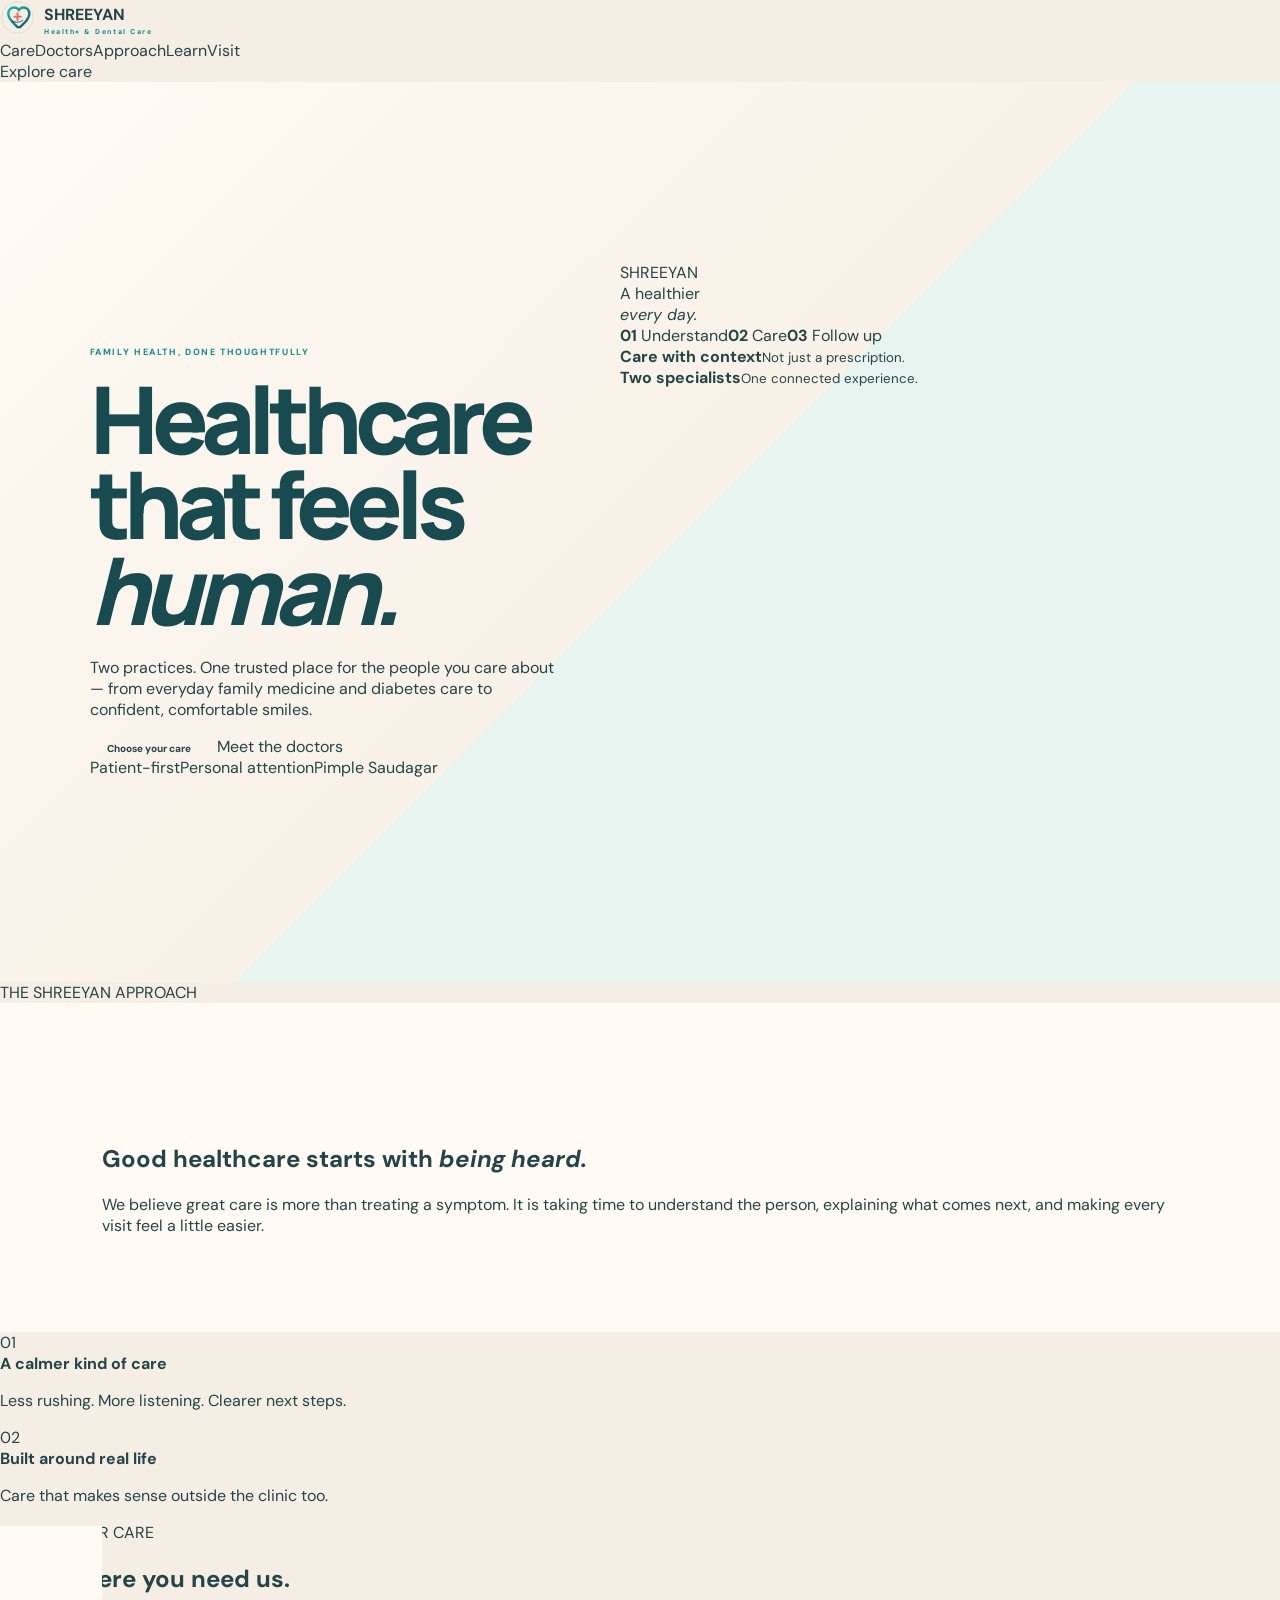
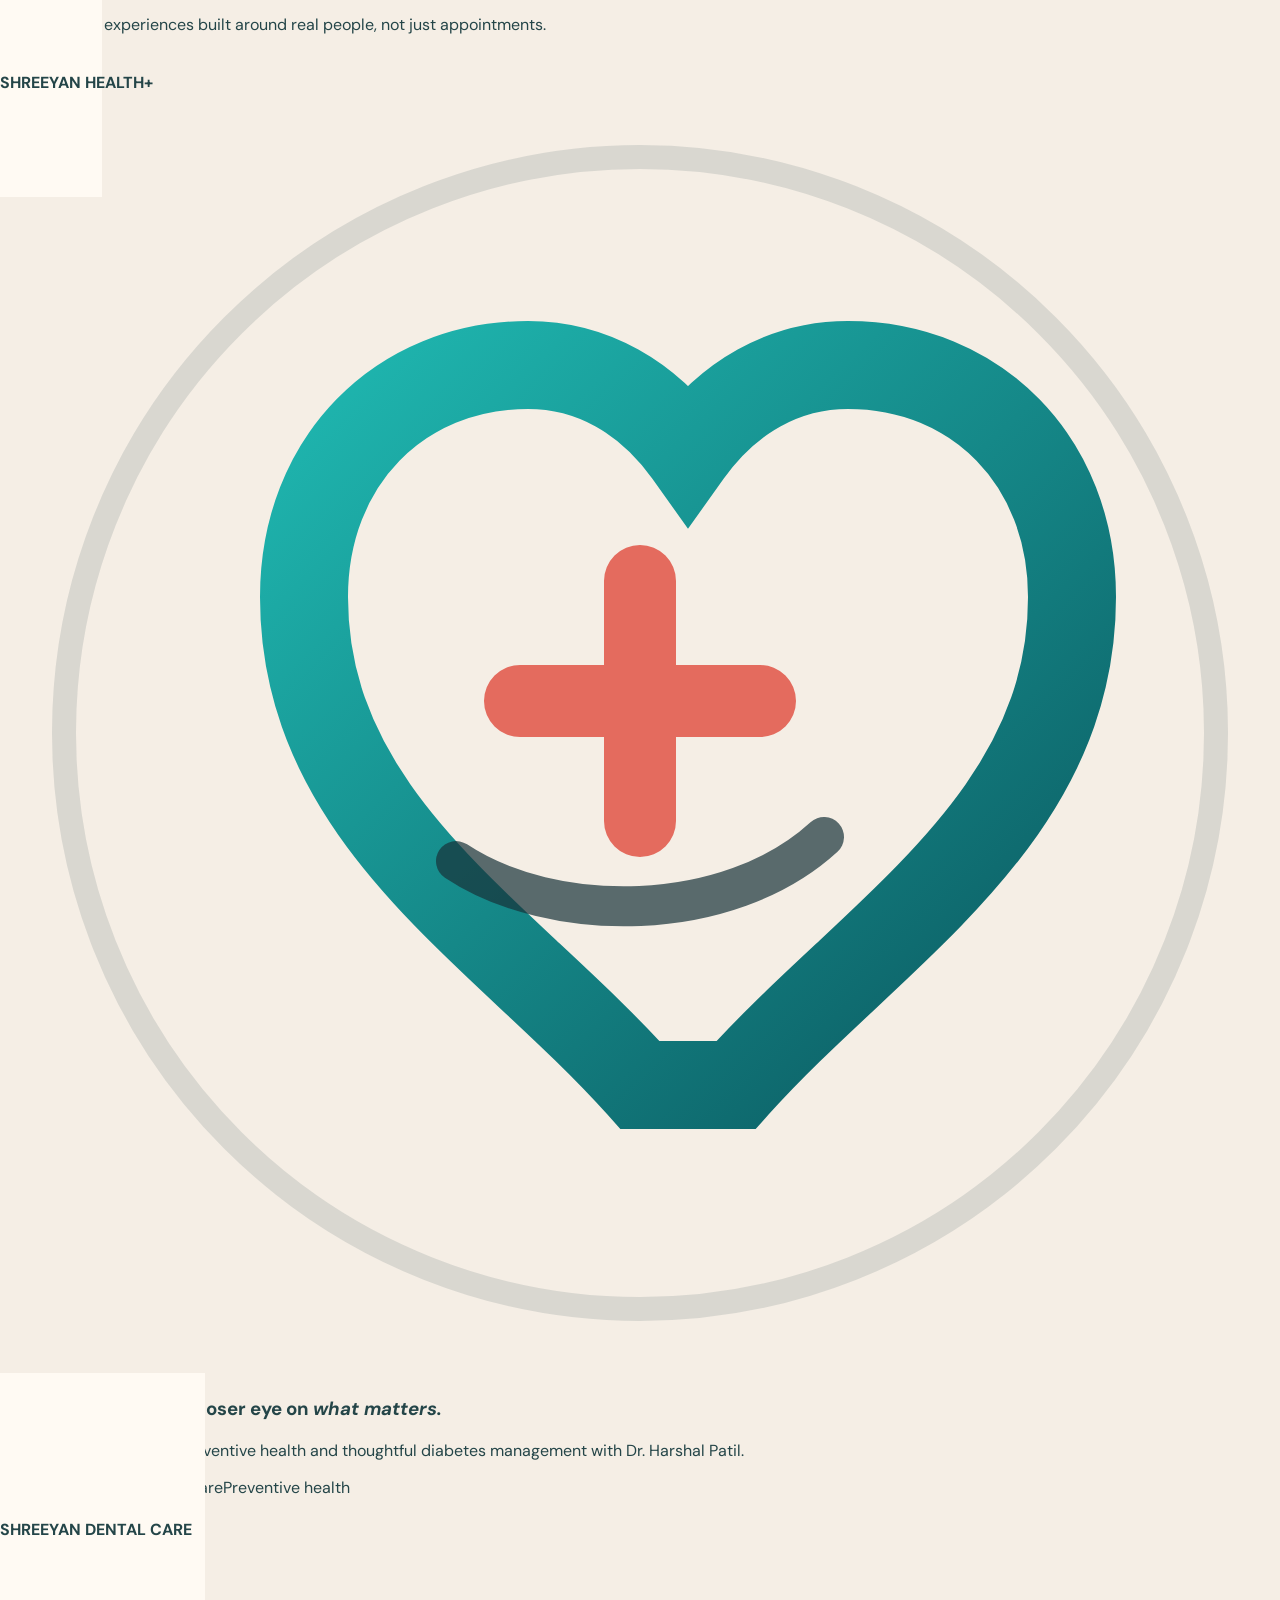
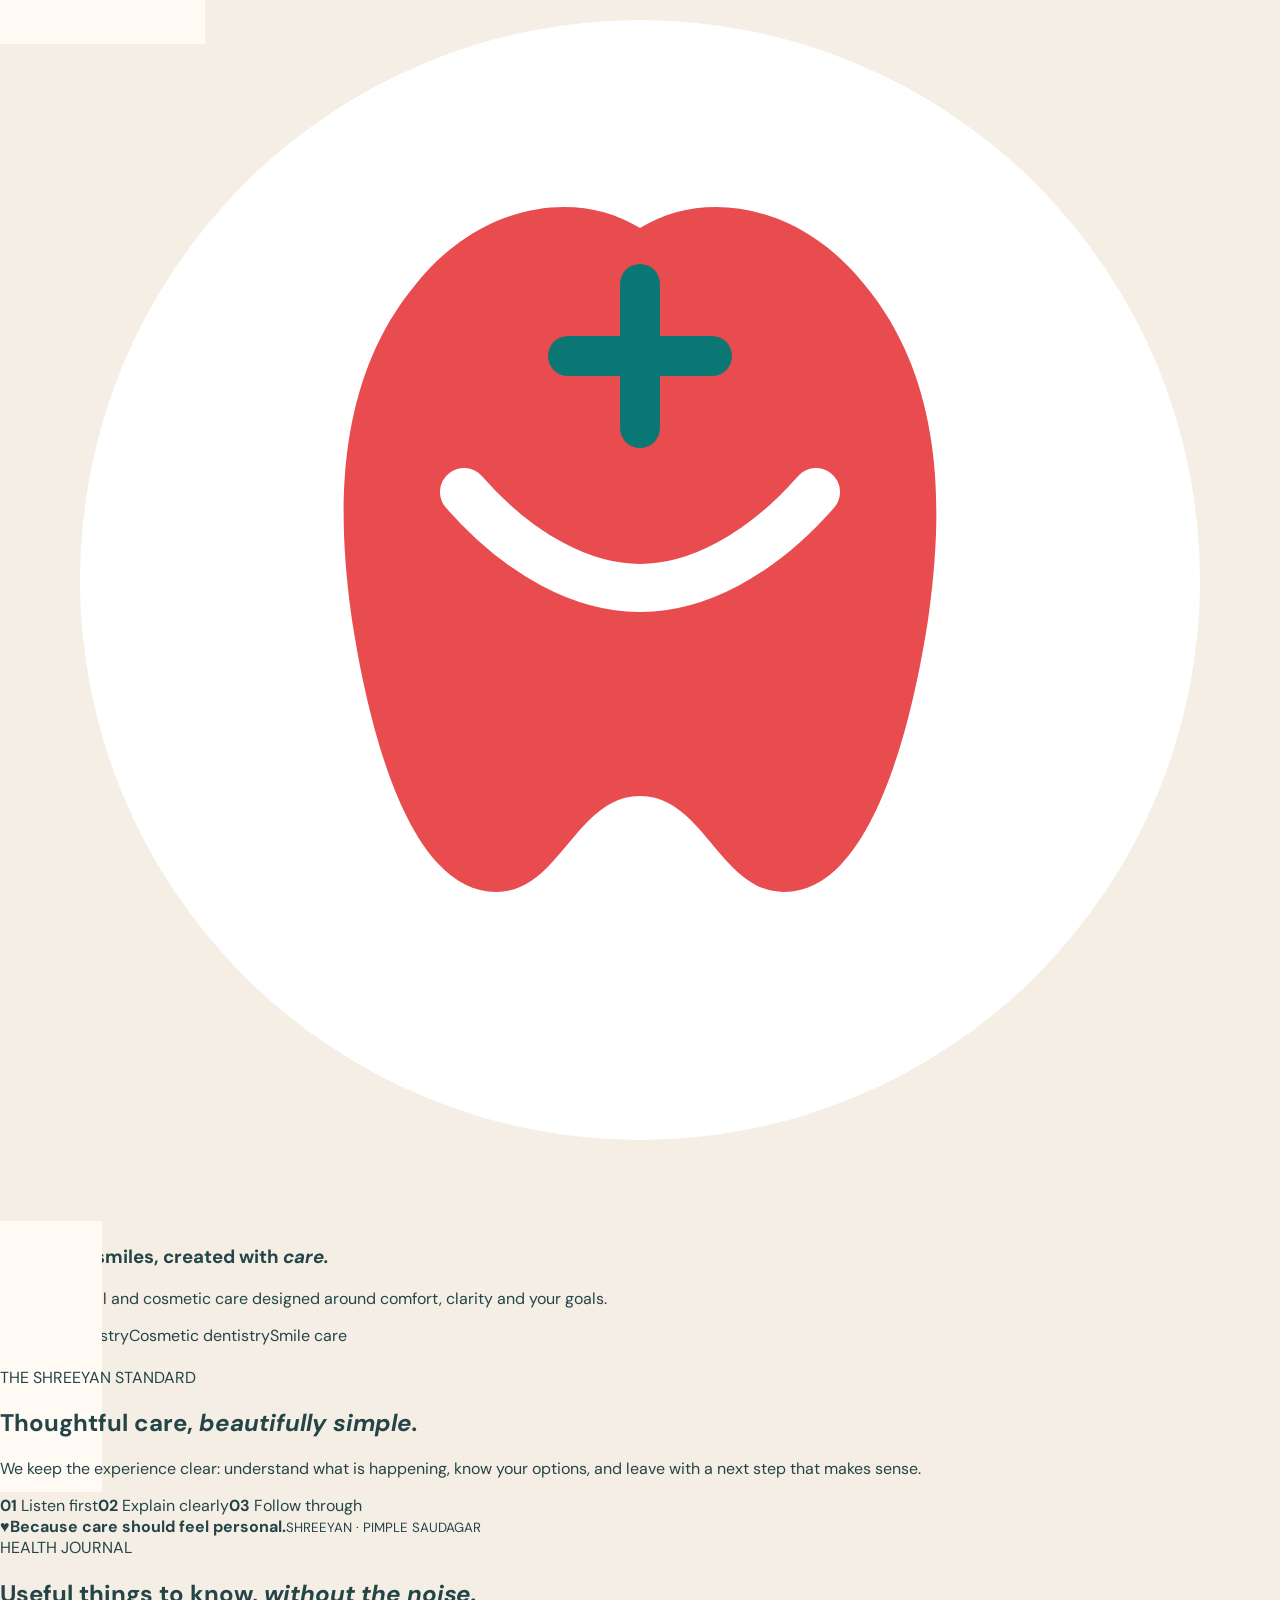
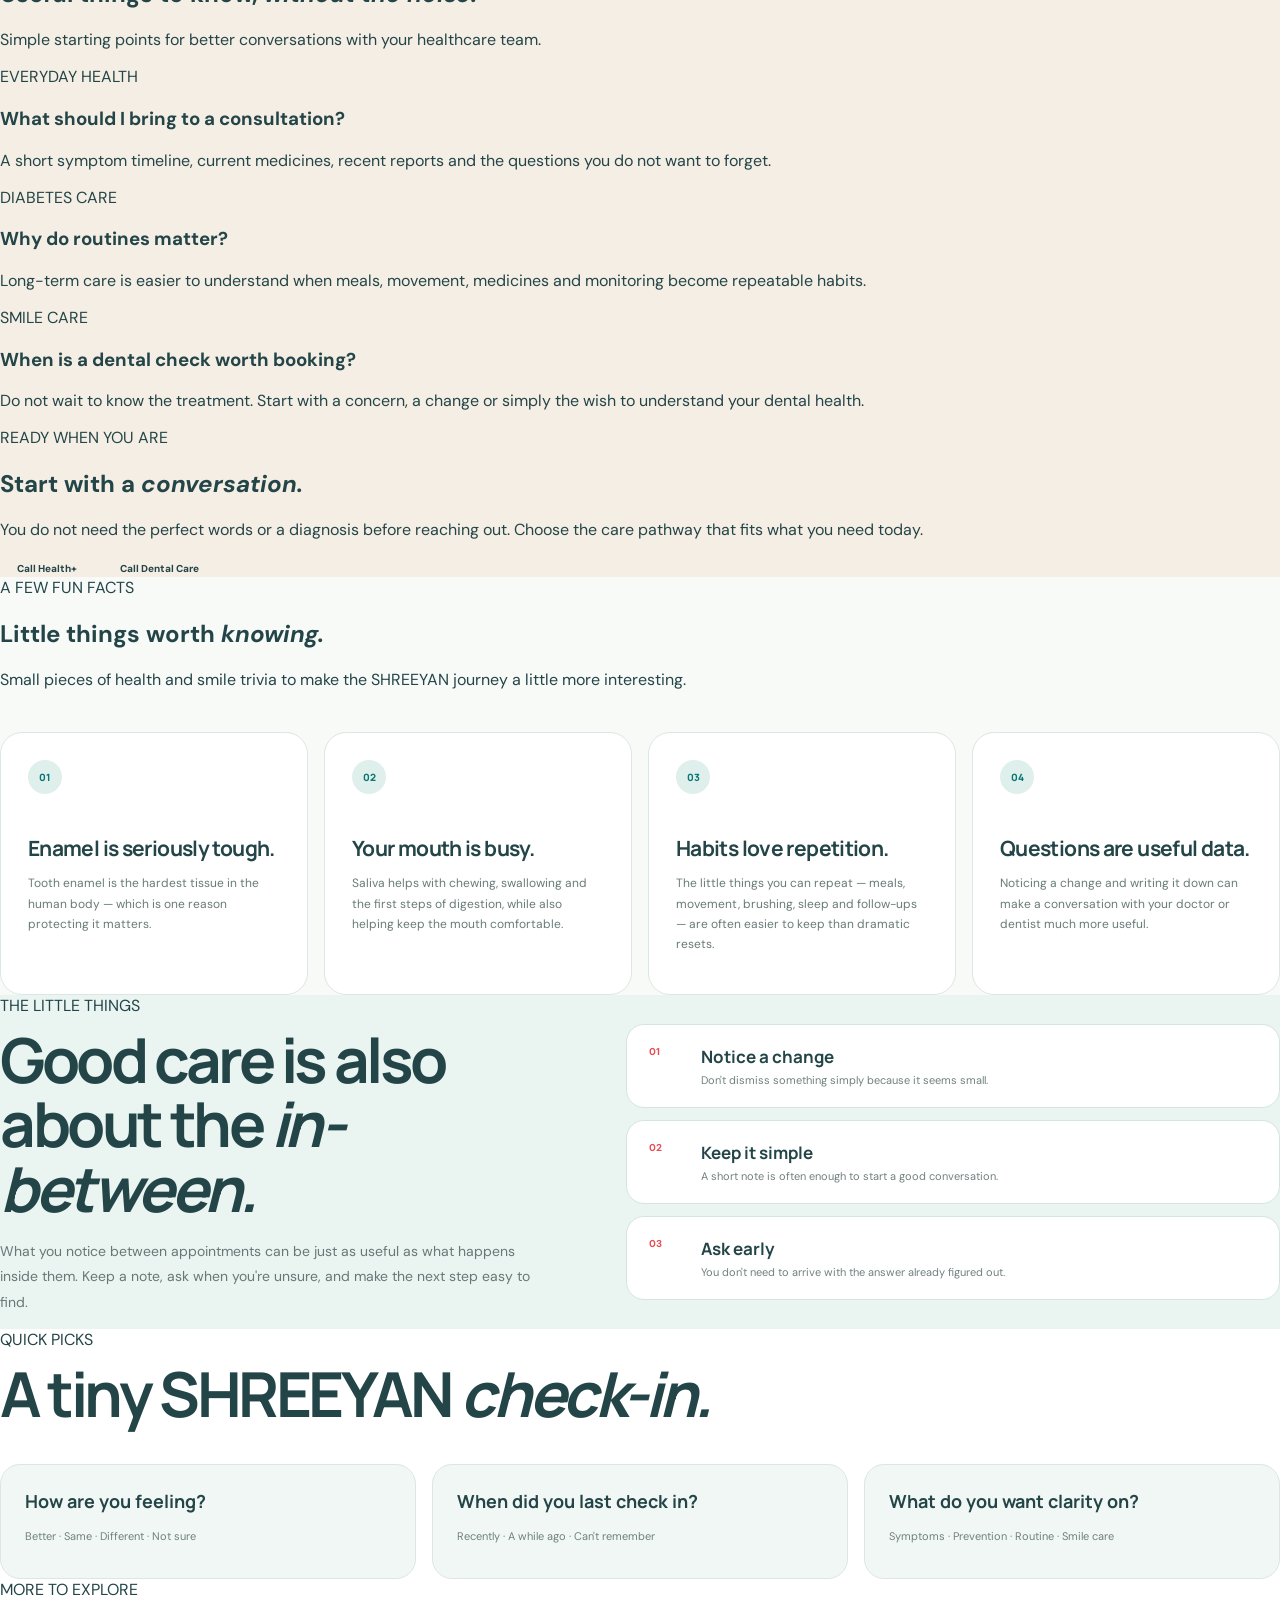
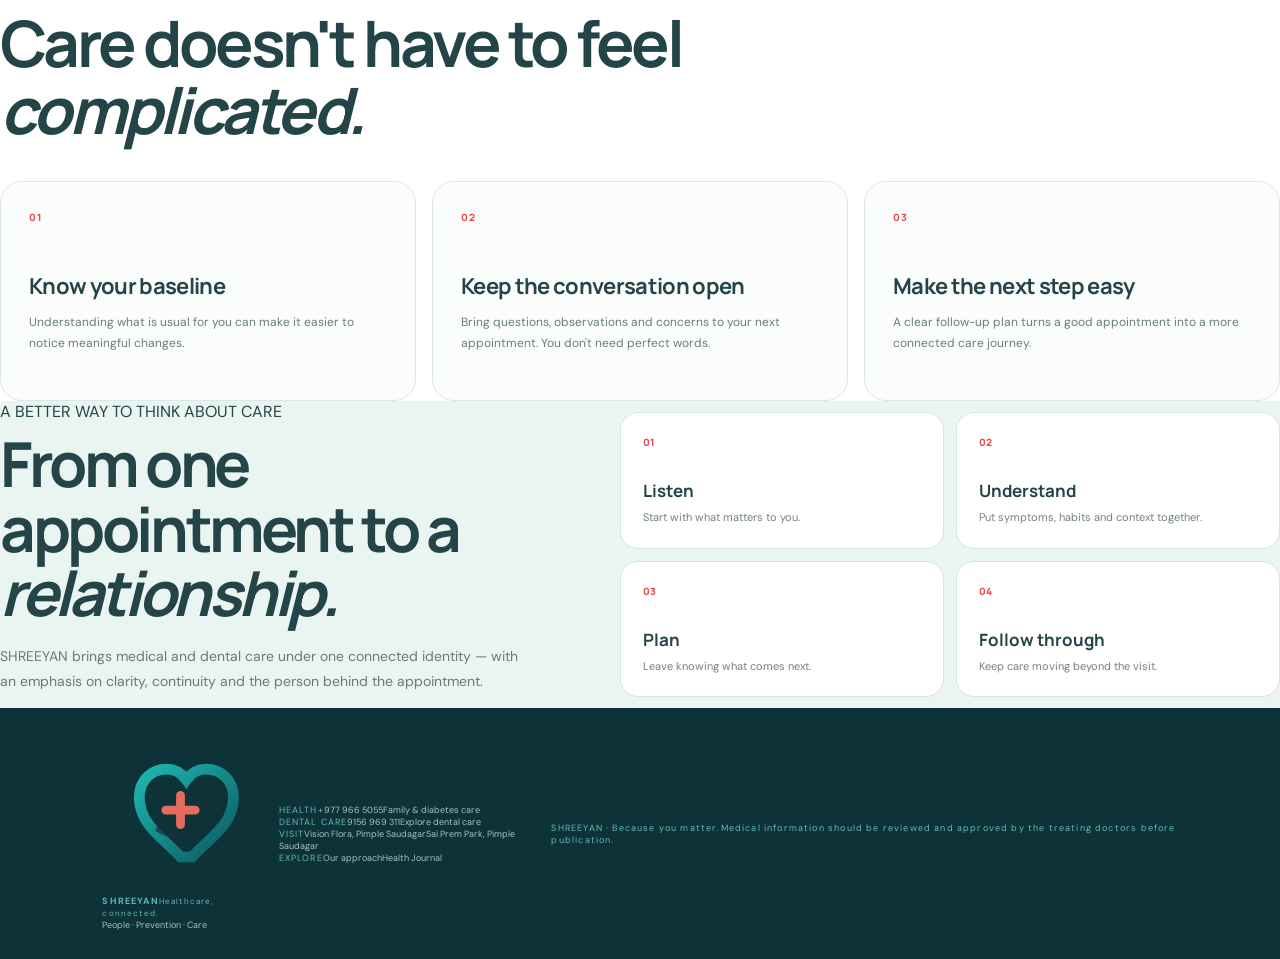
<file: index.html>
<!doctype html><html lang="en"><head><meta charset="utf-8"><meta name="viewport" content="width=device-width,initial-scale=1"><title>SHREEYAN — Health+ & Dental Care</title><meta name="description" content="SHREEYAN Health+ and Dental Care in Pimple Saudagar, Pune."><link rel="preconnect" href="https://fonts.googleapis.com"><link rel="preconnect" href="https://fonts.gstatic.com" crossorigin><link href="https://fonts.googleapis.com/css2?family=DM+Sans:wght@400;500;600;700&family=Manrope:wght@600;700;800&display=swap" rel="stylesheet"><link rel="stylesheet" href="styles.css"><link rel="stylesheet" href="v4.css"></head><body class="main-page"><header><a class="brand" href="index.html"><span class="logo-wrap"><img src="assets/shreyan-mark.svg" alt="SHREEYAN logo"></span><span><b>SHREEYAN</b><small>Health+ & Dental Care</small></span></a><nav><a href="#care">Care</a><a href="#doctors">Doctors</a><a href="#approach">Approach</a><a href="#facts">Learn</a><a href="#visit">Visit</a></nav><a class="pill" href="#care">Explore care <span class="dot-icon" aria-hidden="true"></span></a></header><section class="hero hero-main"><div class="hero-copy"><div class="eyebrow"><span class="eyebrow-dot"></span> FAMILY HEALTH, DONE THOUGHTFULLY</div><h1>Healthcare that feels <i>human.</i></h1><p>Two practices. One trusted place for the people you care about — from everyday family medicine and diabetes care to confident, comfortable smiles.</p><div class="actions"><a class="btn teal" href="#care">Choose your care <span class="btn-mark" aria-hidden="true"></span></a><a class="link" href="#doctors">Meet the doctors <span class="link-mark" aria-hidden="true"></span></a></div><div class="trust"><span>Patient-first</span><span>Personal attention</span><span>Pimple Saudagar</span></div></div><div class="hero-art screen-art"><div class="orbit"></div><div class="screen"><div class="screen-head"><span>SHREEYAN</span><b class="screen-mark" aria-hidden="true"></b></div><div class="screen-main">A healthier<br><i>every day.</i></div><div class="screen-grid"><span><b>01</b> Understand</span><span><b>02</b> Care</span><span><b>03</b> Follow up</span></div></div><div class="bubble one"><b>Care with context</b><small>Not just a prescription.</small></div><div class="bubble two"><b>Two specialists</b><small>One connected experience.</small></div></div></section><section class="section white"><div class="kicker">THE SHREEYAN APPROACH</div><div class="intro"><h2>Good healthcare starts with <i>being heard.</i></h2><p>We believe great care is more than treating a symptom. It is taking time to understand the person, explaining what comes next, and making every visit feel a little easier.</p></div><div class="warm-note"><span>01</span><div><b>A calmer kind of care</b><p>Less rushing. More listening. Clearer next steps.</p></div><span>02</span><div><b>Built around real life</b><p>Care that makes sense outside the clinic too.</p></div></div></section><section id="care" class="section"><div class="heading"><div><div class="kicker">CHOOSE YOUR CARE</div><h2>Start where you need us.</h2></div><p>Focused care experiences built around real people, not just appointments.</p></div><div class="care-grid"><a class="care health" href="health.html"><div class="cardline"><b>SHREEYAN HEALTH+</b><span class="card-mark" aria-hidden="true"></span></div><div class="care-logo health-card-logo"><img src="assets/shreyan-mark.svg" alt="SHREEYAN logo"></div><h3>Family health, with a closer eye on <i>what matters.</i></h3><p>Everyday consultations, preventive health and thoughtful diabetes management with Dr. Harshal Patil.</p><div class="chips"><span>Family medicine</span><span>Diabetes care</span><span>Preventive health</span></div></a><a class="care dental" href="dental.html"><div class="cardline"><b>SHREEYAN DENTAL CARE</b><span class="card-mark" aria-hidden="true"></span></div><div class="care-logo dental-card-logo"><img src="assets/dental-mark.svg" alt="SHREEYAN Dental Care logo"></div><h3>Confident smiles, created with <i>care.</i></h3><p>Modern dental and cosmetic care designed around comfort, clarity and your goals.</p><div class="chips"><span>General dentistry</span><span>Cosmetic dentistry</span><span>Smile care</span></div></a></div></section><section class="section signature-section"><div class="signature-copy"><div class="kicker">THE SHREEYAN STANDARD</div><h2>Thoughtful care, <i>beautifully simple.</i></h2><p>We keep the experience clear: understand what is happening, know your options, and leave with a next step that makes sense.</p><div class="signature-points"><span><b>01</b> Listen first</span><span><b>02</b> Explain clearly</span><span><b>03</b> Follow through</span></div></div><div class="signature-card"><span class="signature-orb">♥</span><b>Because care should feel personal.</b><small>SHREEYAN · PIMPLE SAUDAGAR</small></div></section><section class="section journal-section"><div class="heading"><div><div class="kicker">HEALTH JOURNAL</div><h2>Useful things to know, <i>without the noise.</i></h2></div><p>Simple starting points for better conversations with your healthcare team.</p></div><div class="journal-grid"><article><span>EVERYDAY HEALTH</span><h3>What should I bring to a consultation?</h3><p>A short symptom timeline, current medicines, recent reports and the questions you do not want to forget.</p></article><article><span>DIABETES CARE</span><h3>Why do routines matter?</h3><p>Long-term care is easier to understand when meals, movement, medicines and monitoring become repeatable habits.</p></article><article><span>SMILE CARE</span><h3>When is a dental check worth booking?</h3><p>Do not wait to know the treatment. Start with a concern, a change or simply the wish to understand your dental health.</p></article></div></section><section class="section booking-section"><div><div class="kicker">READY WHEN YOU ARE</div><h2>Start with a <i>conversation.</i></h2><p>You do not need the perfect words or a diagnosis before reaching out. Choose the care pathway that fits what you need today.</p></div><div class="booking-actions"><a class="btn teal" href="tel:9779665055">Call Health+ <span class="btn-mark"></span></a><a class="btn red" href="tel:9156969311">Call Dental Care <span class="btn-mark"></span></a></div></section><section class="section fun-facts-section"><div class="heading"><div><div class="kicker">A FEW FUN FACTS</div><h2>Little things worth <i>knowing.</i></h2></div><p>Small pieces of health and smile trivia to make the SHREEYAN journey a little more interesting.</p></div><div class="fun-facts-grid"><article><span>01</span><b>Enamel is seriously tough.</b><p>Tooth enamel is the hardest tissue in the human body — which is one reason protecting it matters.</p></article><article><span>02</span><b>Your mouth is busy.</b><p>Saliva helps with chewing, swallowing and the first steps of digestion, while also helping keep the mouth comfortable.</p></article><article><span>03</span><b>Habits love repetition.</b><p>The little things you can repeat — meals, movement, brushing, sleep and follow-ups — are often easier to keep than dramatic resets.</p></article><article><span>04</span><b>Questions are useful data.</b><p>Noticing a change and writing it down can make a conversation with your doctor or dentist much more useful.</p></article></div></section><section class="section little-things-section"><div class="little-things-copy"><div class="kicker">THE LITTLE THINGS</div><h2>Good care is also about the <i>in-between.</i></h2><p>What you notice between appointments can be just as useful as what happens inside them. Keep a note, ask when you're unsure, and make the next step easy to find.</p></div><div class="little-things-list"><div><b>01</b><span>Notice a change</span><small>Don't dismiss something simply because it seems small.</small></div><div><b>02</b><span>Keep it simple</span><small>A short note is often enough to start a good conversation.</small></div><div><b>03</b><span>Ask early</span><small>You don't need to arrive with the answer already figured out.</small></div></div></section><section class="section quick-picks-section"><div class="kicker">QUICK PICKS</div><h2>A tiny SHREEYAN <i>check-in.</i></h2><div class="quick-picks-grid"><div><b>How are you feeling?</b><p>Better · Same · Different · Not sure</p></div><div><b>When did you last check in?</b><p>Recently · A while ago · Can't remember</p></div><div><b>What do you want clarity on?</b><p>Symptoms · Prevention · Routine · Smile care</p></div></div></section><section class="section v4-feature-section"><div class="kicker">MORE TO EXPLORE</div><h2>Care doesn't have to feel <i>complicated.</i></h2><div class="v4-feature-grid"><article><div class="v4-num">01</div><h3>Know your baseline</h3><p>Understanding what is usual for you can make it easier to notice meaningful changes.</p></article><article><div class="v4-num">02</div><h3>Keep the conversation open</h3><p>Bring questions, observations and concerns to your next appointment. You don't need perfect words.</p></article><article><div class="v4-num">03</div><h3>Make the next step easy</h3><p>A clear follow-up plan turns a good appointment into a more connected care journey.</p></article></div></section><section class="section v4-story-section"><div class="v4-story-copy"><div class="kicker">A BETTER WAY TO THINK ABOUT CARE</div><h2>From one appointment to a <i>relationship.</i></h2><p>SHREEYAN brings medical and dental care under one connected identity — with an emphasis on clarity, continuity and the person behind the appointment.</p></div><div class="v4-story-steps"><div><span>01</span><b>Listen</b><small>Start with what matters to you.</small></div><div><span>02</span><b>Understand</b><small>Put symptoms, habits and context together.</small></div><div><span>03</span><b>Plan</b><small>Leave knowing what comes next.</small></div><div><span>04</span><b>Follow through</b><small>Keep care moving beyond the visit.</small></div></div></section><footer class="site-footer"><div class="footer-top"><a class="footer-brand" href="index.html"><img src="assets/shreyan-mark.svg" alt="SHREEYAN logo"><span><b>SHREEYAN</b><small>Healthcare, connected.</small></span></a><div class="footer-tagline">People · Prevention · Care</div></div><div class="footer-grid"><div class="footer-col"><span class="footer-label">HEALTH+</span><a href="tel:9779665055">977 966 5055</a><a href="index.html#care">Family & diabetes care</a></div><div class="footer-col"><span class="footer-label">DENTAL CARE</span><a href="tel:9156969311">9156 969 311</a><a href="dental.html">Explore dental care</a></div><div class="footer-col"><span class="footer-label">VISIT</span><a href="index.html#visit">Vision Flora, Pimple Saudagar</a><a href="dental.html#contact">Sai Prem Park, Pimple Saudagar</a></div><div class="footer-col footer-col-lower"><span class="footer-label">EXPLORE</span><a href="index.html#approach">Our approach</a><a href="index.html#facts">Health Journal</a></div></div><div class="footer-bottom"><span>SHREEYAN · Because you matter.</span><span>Medical information should be reviewed and approved by the treating doctors before publication.</span></div></footer></body></html>
</file>
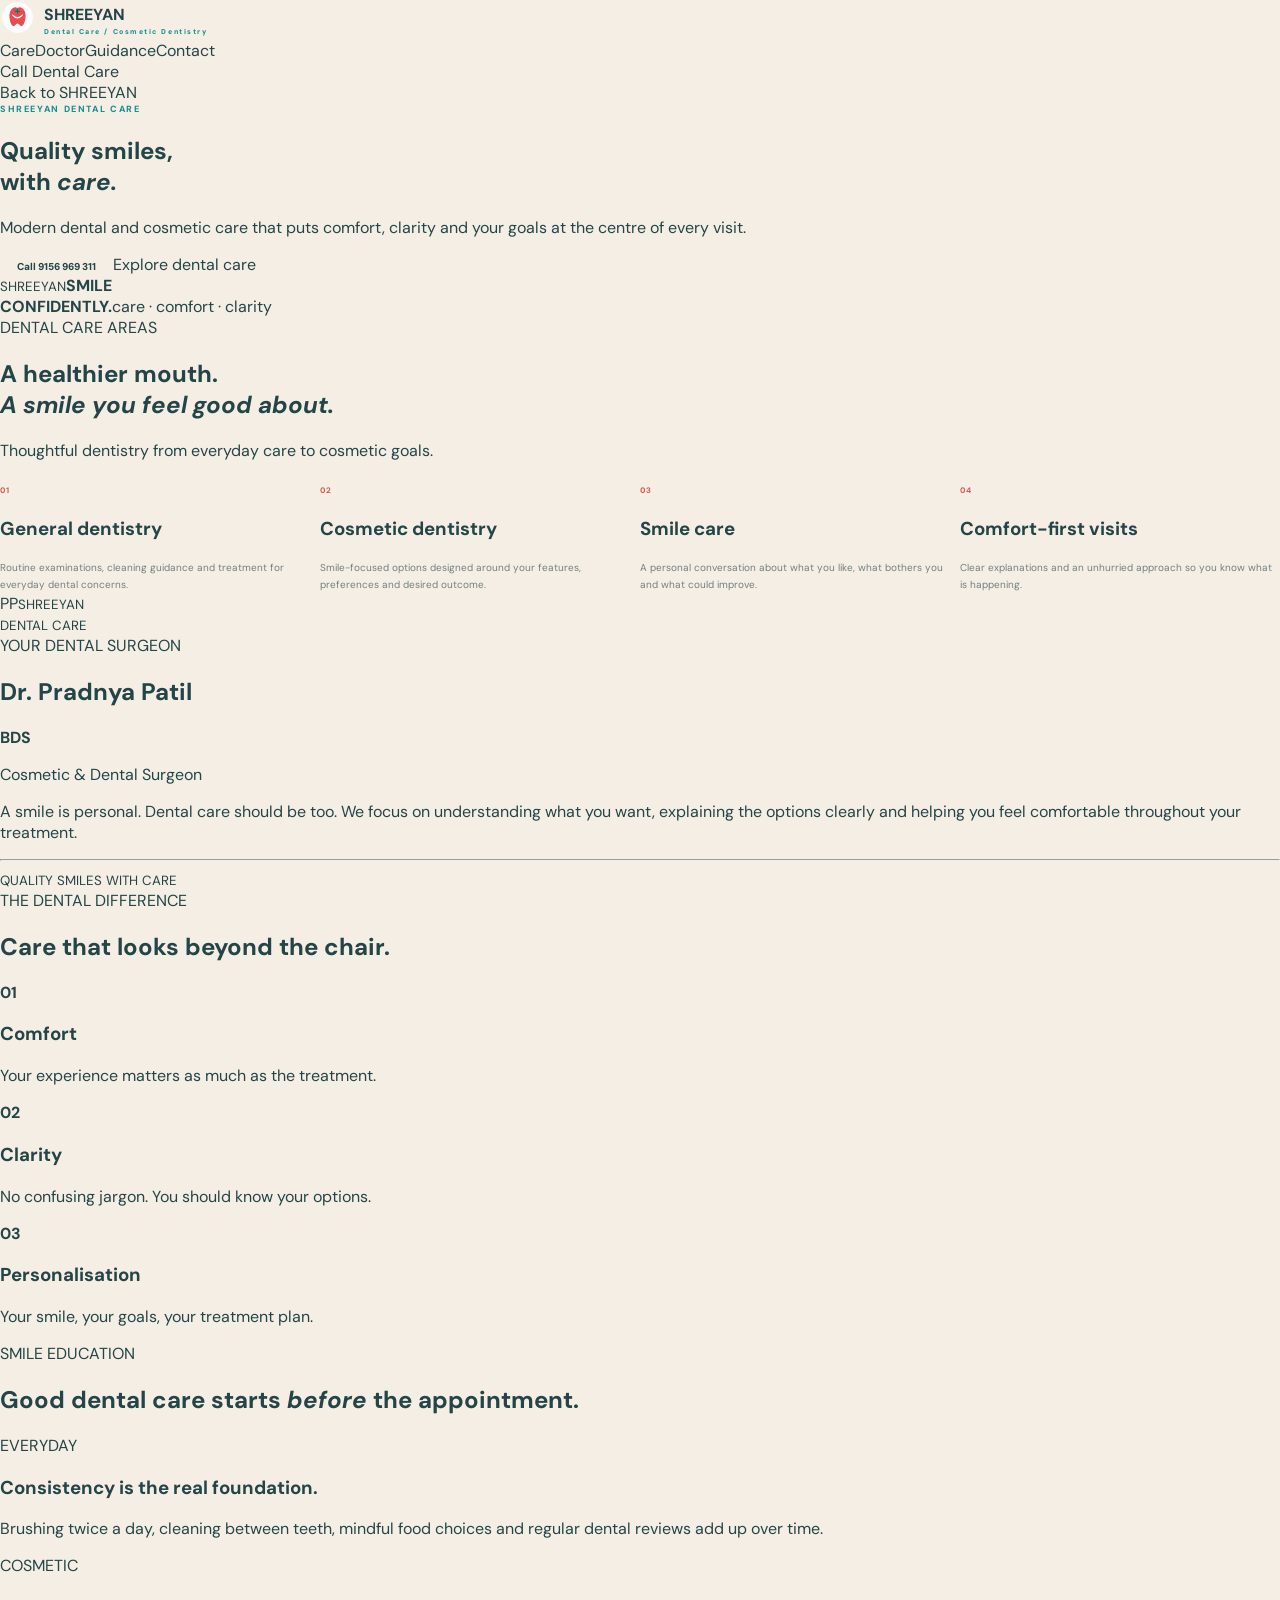
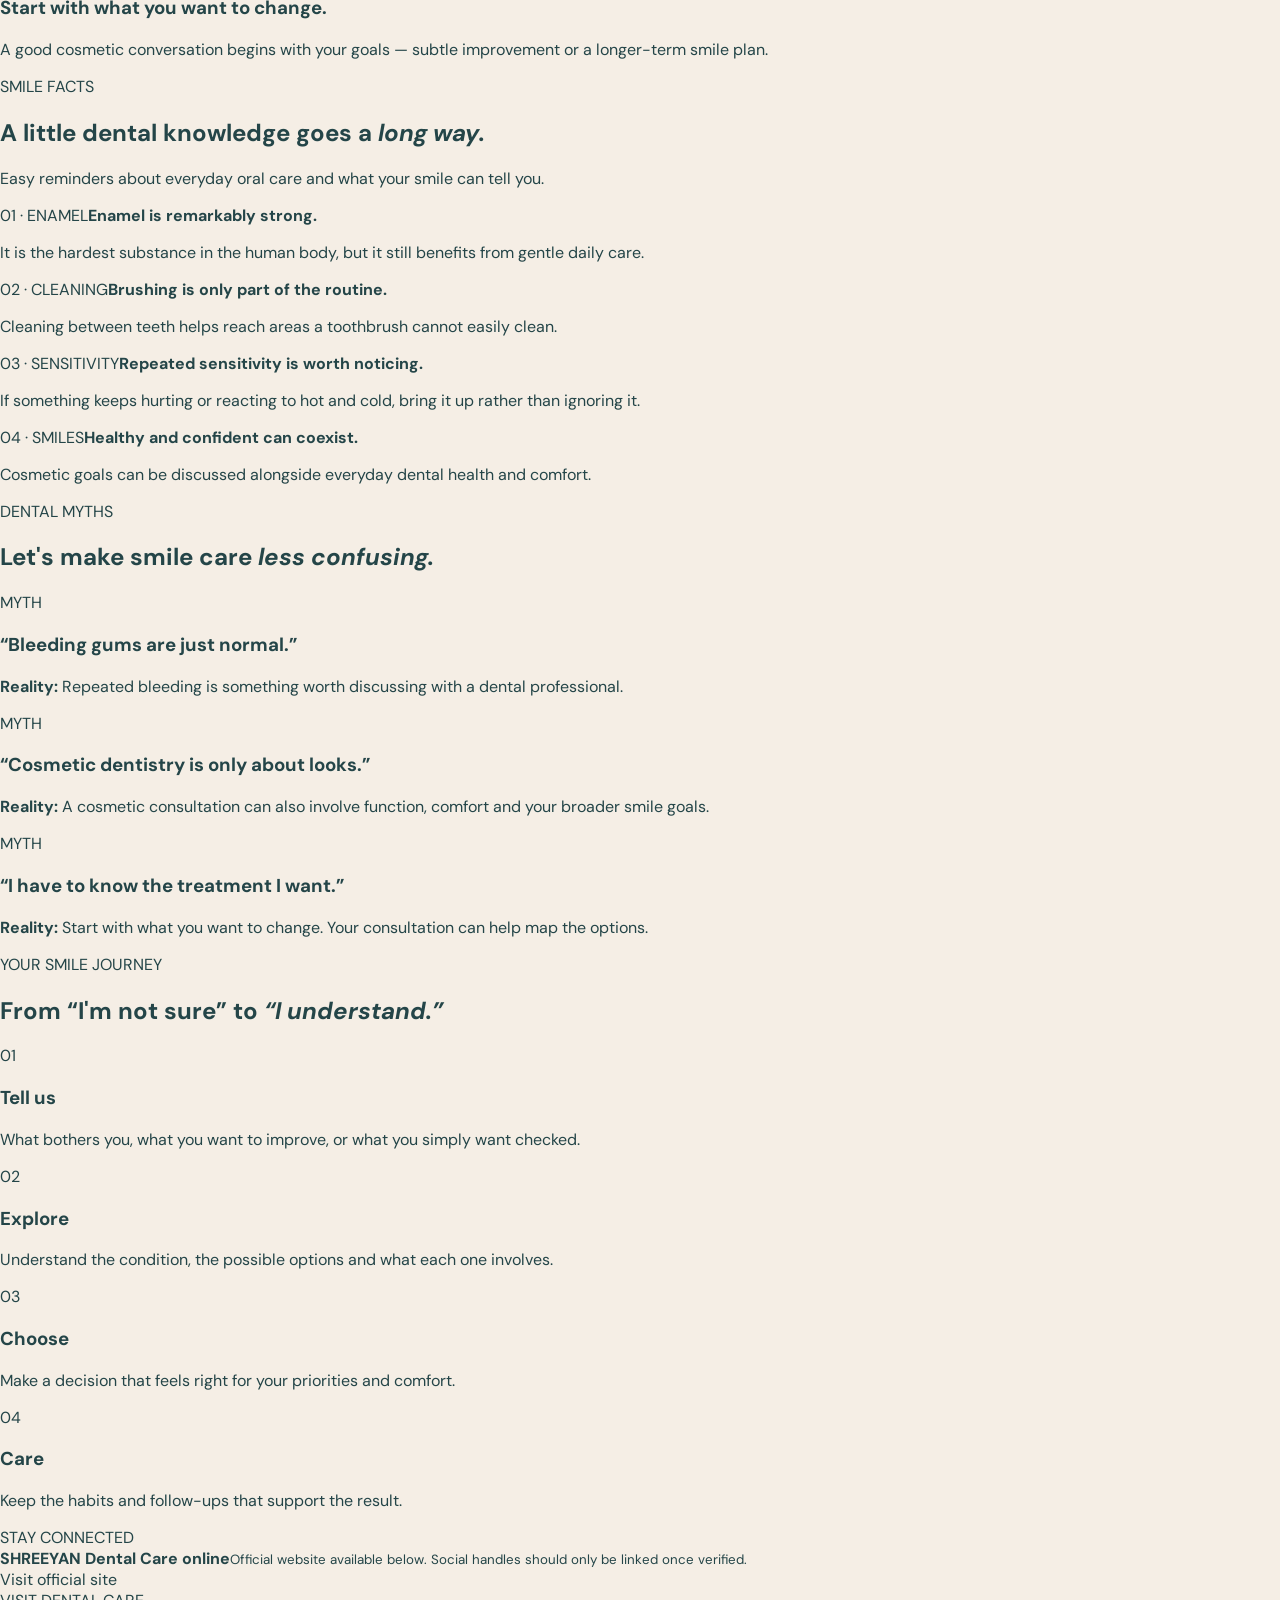
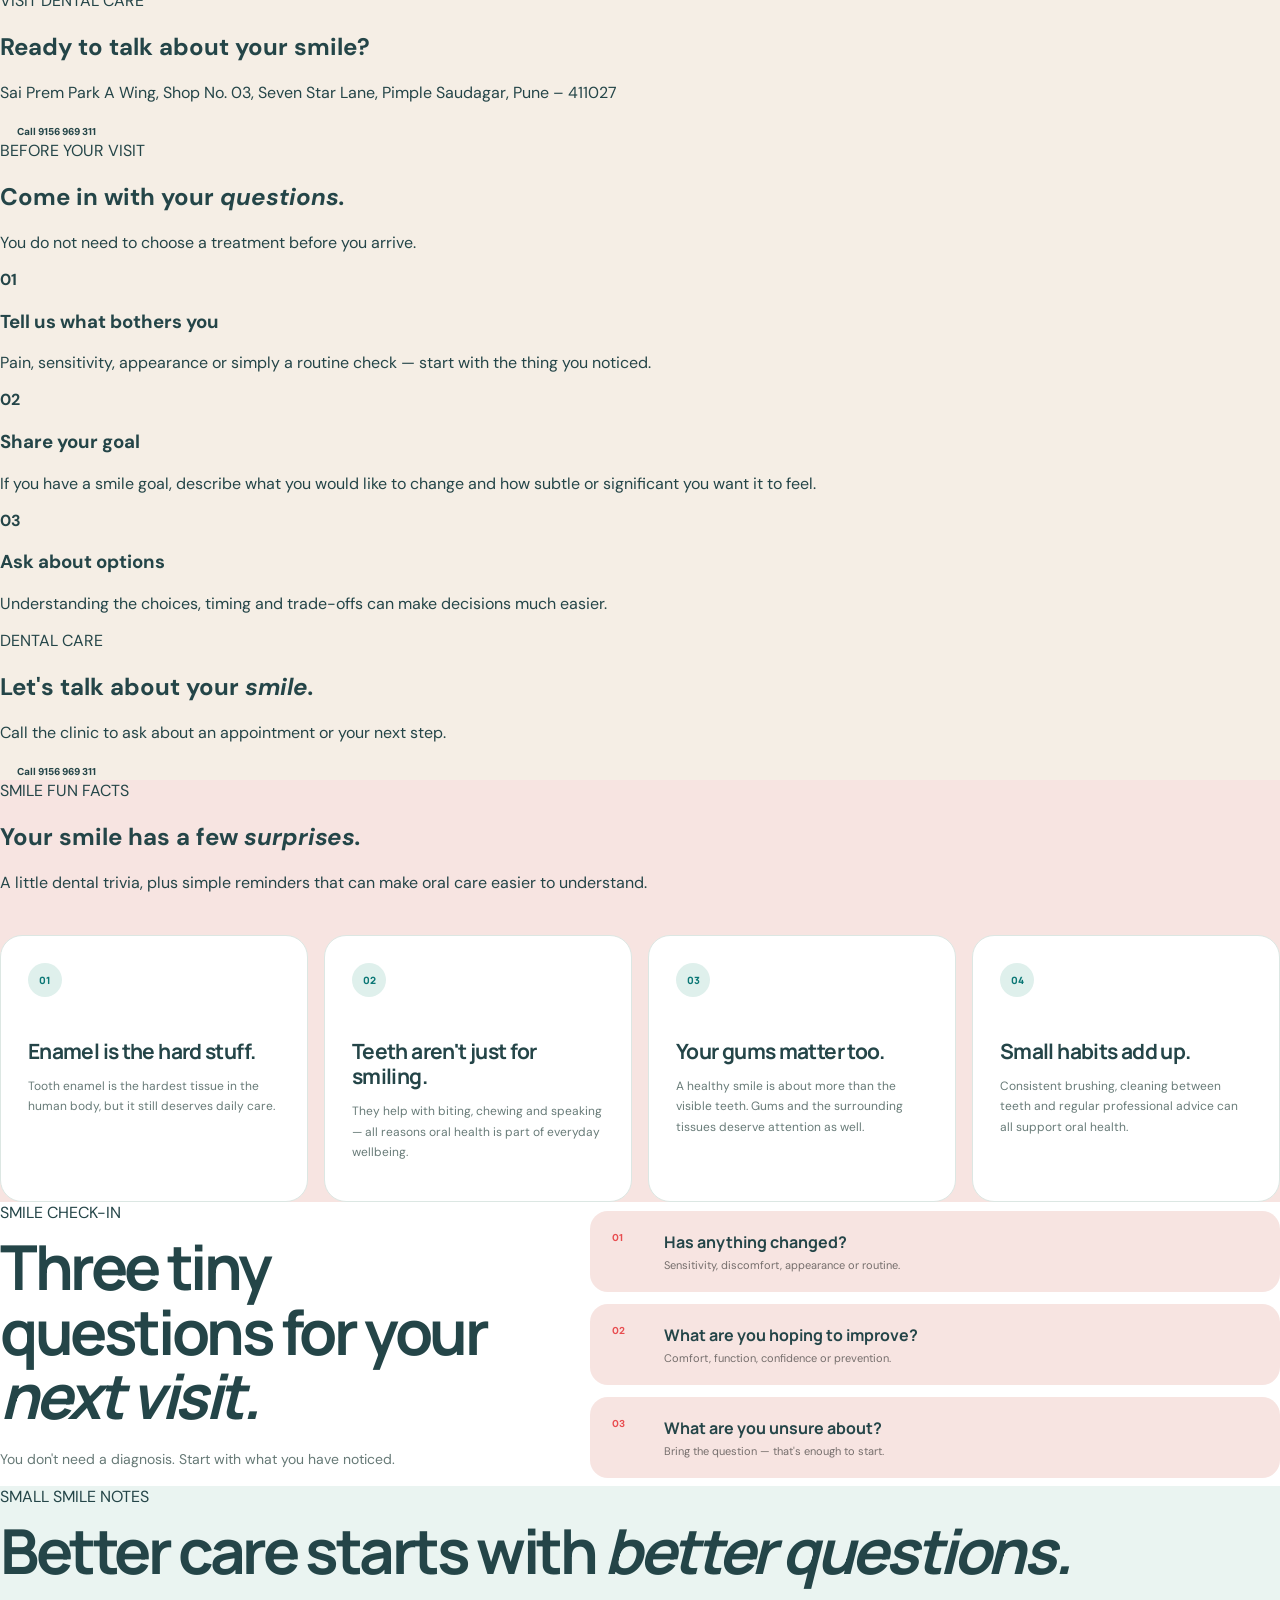
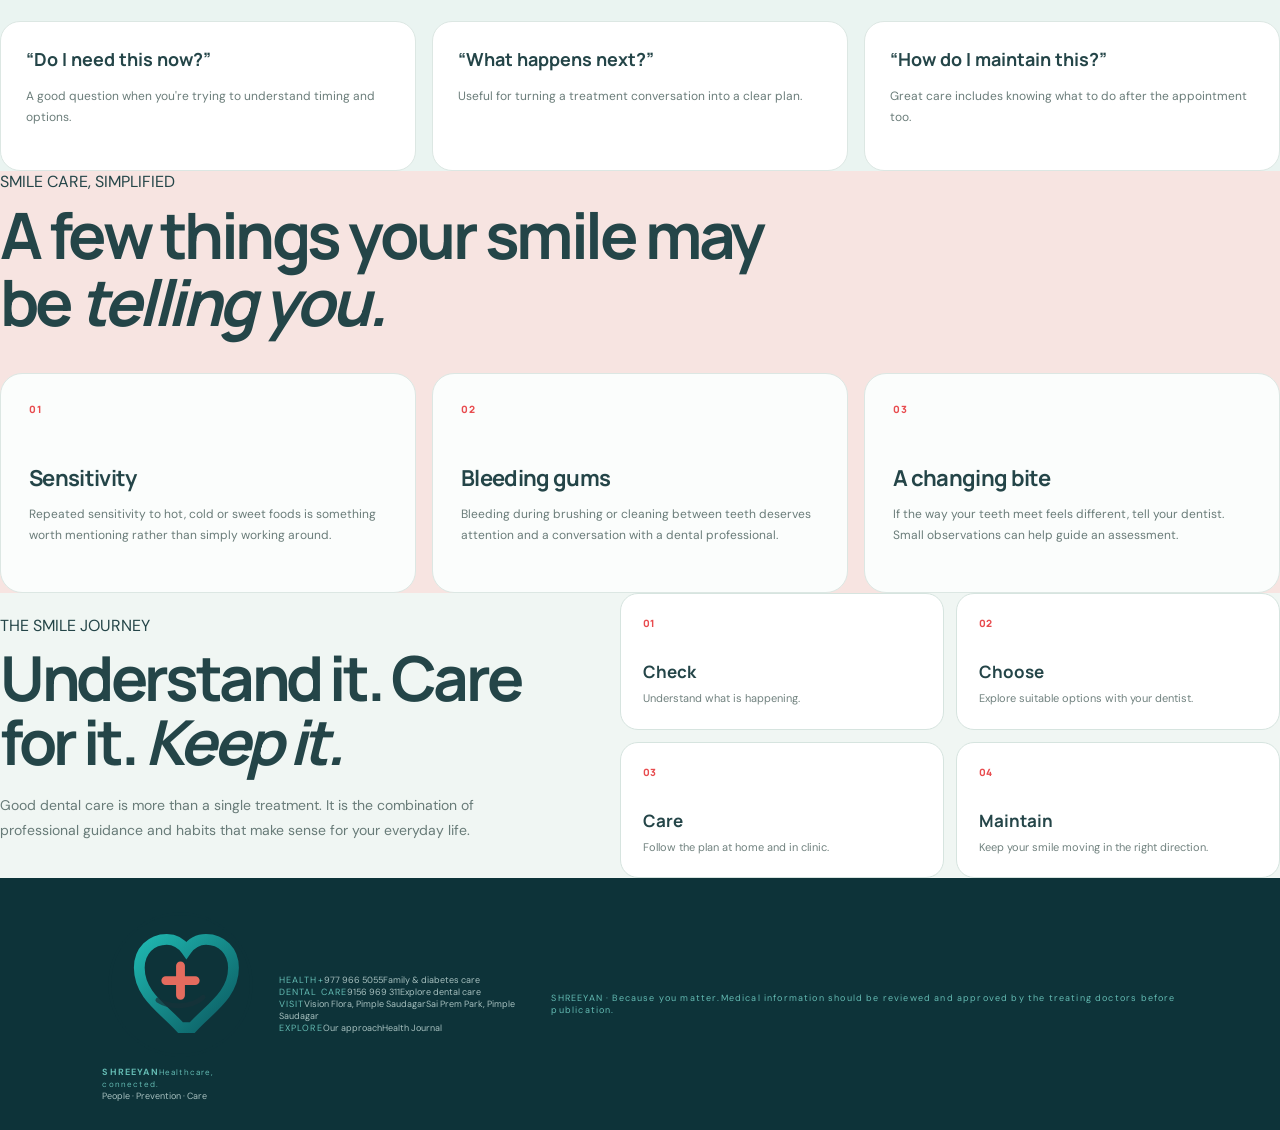
<file: dental.html>
<!doctype html><html lang="en"><head><meta charset="utf-8"><meta name="viewport" content="width=device-width,initial-scale=1"><title>SHREEYAN Dental Care — Quality Smiles With Care</title><meta name="description" content="SHREEYAN Dental Care with Dr. Pradnya Patil, BDS, Cosmetic & Dental Surgeon in Pimple Saudagar, Pune."><link rel="preconnect" href="https://fonts.googleapis.com"><link rel="preconnect" href="https://fonts.gstatic.com" crossorigin><link href="https://fonts.googleapis.com/css2?family=DM+Sans:wght@400;500;600;700&family=Manrope:wght@600;700;800&display=swap" rel="stylesheet"><link rel="stylesheet" href="styles.css"><link rel="stylesheet" href="v4.css"></head><body class="inner dentalpage"><header><a class="brand" href="index.html"><span class="page-logo dental-logo"><img src="assets/dental-mark.svg" alt="Dental Care symbol"></span><span><b>SHREEYAN</b><small>Dental Care / Cosmetic Dentistry</small></span></a><nav><a href="#care">Care</a><a href="#doctor">Doctor</a><a href="#education">Guidance</a><a href="#contact">Contact</a></nav><a class="pill redpill" href="tel:9156969311">Call Dental Care</a></header><section class="innerhero dentalhero"><div><a class="back" href="index.html">Back to SHREEYAN</a><div class="eyebrow red-eyebrow"><span class="eyebrow-dot"></span> SHREEYAN DENTAL CARE</div><h1>Quality smiles,<br>with <i>care.</i></h1><p>Modern dental and cosmetic care that puts comfort, clarity and your goals at the centre of every visit.</p><div class="actions"><a class="btn red" href="tel:9156969311">Call 9156 969 311</a><a class="link" href="#care">Explore dental care</a></div></div><div class="innergraphic dentalgraphic"><div class="smileoval"></div><div class="smilecard"><small>SHREEYAN</small><b>SMILE<br>CONFIDENTLY.</b><span>care · comfort · clarity</span></div></div></section><section id="care" class="section"><div class="heading"><div><div class="kicker">DENTAL CARE AREAS</div><h2>A healthier mouth.<br><i>A smile you feel good about.</i></h2></div><p>Thoughtful dentistry from everyday care to cosmetic goals.</p></div><div class="services"><article><b>01</b><h3>General dentistry</h3><p>Routine examinations, cleaning guidance and treatment for everyday dental concerns.</p></article><article><b>02</b><h3>Cosmetic dentistry</h3><p>Smile-focused options designed around your features, preferences and desired outcome.</p></article><article><b>03</b><h3>Smile care</h3><p>A personal conversation about what you like, what bothers you and what could improve.</p></article><article><b>04</b><h3>Comfort-first visits</h3><p>Clear explanations and an unhurried approach so you know what is happening.</p></article></div></section><section id="doctor" class="profile dentalprofile"><div class="profile-art redart"><span>PP</span><small>SHREEYAN<br>DENTAL CARE</small></div><div><div class="kicker">YOUR DENTAL SURGEON</div><h2>Dr. Pradnya Patil</h2><b class="credentials redtext">BDS</b><p>Cosmetic & Dental Surgeon</p><p class="lead">A smile is personal. Dental care should be too. We focus on understanding what you want, explaining the options clearly and helping you feel comfortable throughout your treatment.</p><hr><small>QUALITY SMILES WITH CARE</small></div></section><section class="rose"><div class="section"><div class="kicker">THE DENTAL DIFFERENCE</div><h2>Care that looks beyond the chair.</h2><div class="timeline three"><div><b>01</b><h3>Comfort</h3><p>Your experience matters as much as the treatment.</p></div><div><b>02</b><h3>Clarity</h3><p>No confusing jargon. You should know your options.</p></div><div><b>03</b><h3>Personalisation</h3><p>Your smile, your goals, your treatment plan.</p></div></div></div></section><section id="education" class="section"><div class="kicker">SMILE EDUCATION</div><h2>Good dental care starts <i>before</i> the appointment.</h2><div class="education"><article><label>EVERYDAY</label><h3>Consistency is the real foundation.</h3><p>Brushing twice a day, cleaning between teeth, mindful food choices and regular dental reviews add up over time.</p></article><article><label>COSMETIC</label><h3>Start with what you want to change.</h3><p>A good cosmetic conversation begins with your goals — subtle improvement or a longer-term smile plan.</p></article></div></section><section class="section facts-section"><div class="heading"><div><div class="kicker">SMILE FACTS</div><h2>A little dental knowledge goes a <i>long way.</i></h2></div><p>Easy reminders about everyday oral care and what your smile can tell you.</p></div><div class="fact-grid"><article class="fact-card"><span>01 · ENAMEL</span><b>Enamel is remarkably strong.</b><p>It is the hardest substance in the human body, but it still benefits from gentle daily care.</p></article><article class="fact-card"><span>02 · CLEANING</span><b>Brushing is only part of the routine.</b><p>Cleaning between teeth helps reach areas a toothbrush cannot easily clean.</p></article><article class="fact-card"><span>03 · SENSITIVITY</span><b>Repeated sensitivity is worth noticing.</b><p>If something keeps hurting or reacting to hot and cold, bring it up rather than ignoring it.</p></article><article class="fact-card"><span>04 · SMILES</span><b>Healthy and confident can coexist.</b><p>Cosmetic goals can be discussed alongside everyday dental health and comfort.</p></article></div></section><section class="section dental-myths"><div class="kicker">DENTAL MYTHS</div><h2>Let's make smile care <i>less confusing.</i></h2><div class="myth-grid"><div><span>MYTH</span><h3>“Bleeding gums are just normal.”</h3><p><b>Reality:</b> Repeated bleeding is something worth discussing with a dental professional.</p></div><div><span>MYTH</span><h3>“Cosmetic dentistry is only about looks.”</h3><p><b>Reality:</b> A cosmetic consultation can also involve function, comfort and your broader smile goals.</p></div><div><span>MYTH</span><h3>“I have to know the treatment I want.”</h3><p><b>Reality:</b> Start with what you want to change. Your consultation can help map the options.</p></div></div></section><section class="section smile-journey"><div class="kicker">YOUR SMILE JOURNEY</div><h2>From “I'm not sure” to <i>“I understand.”</i></h2><div class="journey-grid"><div><span>01</span><h3>Tell us</h3><p>What bothers you, what you want to improve, or what you simply want checked.</p></div><div><span>02</span><h3>Explore</h3><p>Understand the condition, the possible options and what each one involves.</p></div><div><span>03</span><h3>Choose</h3><p>Make a decision that feels right for your priorities and comfort.</p></div><div><span>04</span><h3>Care</h3><p>Keep the habits and follow-ups that support the result.</p></div></div></section><section class="inner-social"><div><div class="kicker">STAY CONNECTED</div><b>SHREEYAN Dental Care online</b><small>Official website available below. Social handles should only be linked once verified.</small></div><a href="https://www.shreeyandentalcare.com/" target="_blank" rel="noopener">Visit official site <span class="social-symbol" aria-hidden="true"></span></a></section><section id="contact" class="contact redcontact"><div><div class="kicker">VISIT DENTAL CARE</div><h2>Ready to talk about your smile?</h2><p>Sai Prem Park A Wing, Shop No. 03, Seven Star Lane, Pimple Saudagar, Pune – 411027</p></div><a class="btn whitebtn" href="tel:9156969311">Call 9156 969 311</a></section><section class="section prep-section dental-prep"><div class="heading"><div><div class="kicker">BEFORE YOUR VISIT</div><h2>Come in with your <i>questions.</i></h2></div><p>You do not need to choose a treatment before you arrive.</p></div><div class="prep-grid"><div><b>01</b><h3>Tell us what bothers you</h3><p>Pain, sensitivity, appearance or simply a routine check — start with the thing you noticed.</p></div><div><b>02</b><h3>Share your goal</h3><p>If you have a smile goal, describe what you would like to change and how subtle or significant you want it to feel.</p></div><div><b>03</b><h3>Ask about options</h3><p>Understanding the choices, timing and trade-offs can make decisions much easier.</p></div></div></section><section class="section booking-section inner-booking dental-booking"><div><div class="kicker">DENTAL CARE</div><h2>Let's talk about your <i>smile.</i></h2><p>Call the clinic to ask about an appointment or your next step.</p></div><a class="btn red" href="tel:9156969311">Call 9156 969 311 <span class="btn-mark"></span></a></section><section class="section fun-facts-section dental-facts"><div class="heading"><div><div class="kicker">SMILE FUN FACTS</div><h2>Your smile has a few <i>surprises.</i></h2></div><p>A little dental trivia, plus simple reminders that can make oral care easier to understand.</p></div><div class="fun-facts-grid"><article><span>01</span><b>Enamel is the hard stuff.</b><p>Tooth enamel is the hardest tissue in the human body, but it still deserves daily care.</p></article><article><span>02</span><b>Teeth aren't just for smiling.</b><p>They help with biting, chewing and speaking — all reasons oral health is part of everyday wellbeing.</p></article><article><span>03</span><b>Your gums matter too.</b><p>A healthy smile is about more than the visible teeth. Gums and the surrounding tissues deserve attention as well.</p></article><article><span>04</span><b>Small habits add up.</b><p>Consistent brushing, cleaning between teeth and regular professional advice can all support oral health.</p></article></div></section><section class="section smile-check-section"><div><div class="kicker">SMILE CHECK-IN</div><h2>Three tiny questions for your <i>next visit.</i></h2><p>You don't need a diagnosis. Start with what you have noticed.</p></div><div class="smile-checks"><div><b>01</b><span>Has anything changed?</span><small>Sensitivity, discomfort, appearance or routine.</small></div><div><b>02</b><span>What are you hoping to improve?</span><small>Comfort, function, confidence or prevention.</small></div><div><b>03</b><span>What are you unsure about?</span><small>Bring the question — that's enough to start.</small></div></div></section><section class="section smile-notes-section"><div class="kicker">SMALL SMILE NOTES</div><h2>Better care starts with <i>better questions.</i></h2><div class="smile-notes-grid"><article><b>“Do I need this now?”</b><p>A good question when you're trying to understand timing and options.</p></article><article><b>“What happens next?”</b><p>Useful for turning a treatment conversation into a clear plan.</p></article><article><b>“How do I maintain this?”</b><p>Great care includes knowing what to do after the appointment too.</p></article></div></section><section class="section v4-feature-section dental-extra"><div class="kicker">SMILE CARE, SIMPLIFIED</div><h2>A few things your smile may be <i>telling you.</i></h2><div class="v4-feature-grid"><article><div class="v4-num">01</div><h3>Sensitivity</h3><p>Repeated sensitivity to hot, cold or sweet foods is something worth mentioning rather than simply working around.</p></article><article><div class="v4-num">02</div><h3>Bleeding gums</h3><p>Bleeding during brushing or cleaning between teeth deserves attention and a conversation with a dental professional.</p></article><article><div class="v4-num">03</div><h3>A changing bite</h3><p>If the way your teeth meet feels different, tell your dentist. Small observations can help guide an assessment.</p></article></div></section><section class="section v4-story-section dental-story"><div class="v4-story-copy"><div class="kicker">THE SMILE JOURNEY</div><h2>Understand it. Care for it. <i>Keep it.</i></h2><p>Good dental care is more than a single treatment. It is the combination of professional guidance and habits that make sense for your everyday life.</p></div><div class="v4-story-steps"><div><span>01</span><b>Check</b><small>Understand what is happening.</small></div><div><span>02</span><b>Choose</b><small>Explore suitable options with your dentist.</small></div><div><span>03</span><b>Care</b><small>Follow the plan at home and in clinic.</small></div><div><span>04</span><b>Maintain</b><small>Keep your smile moving in the right direction.</small></div></div></section><footer class="site-footer"><div class="footer-top"><a class="footer-brand" href="index.html"><img src="assets/shreyan-mark.svg" alt="SHREEYAN logo"><span><b>SHREEYAN</b><small>Healthcare, connected.</small></span></a><div class="footer-tagline">People · Prevention · Care</div></div><div class="footer-grid"><div class="footer-col"><span class="footer-label">HEALTH+</span><a href="tel:9779665055">977 966 5055</a><a href="index.html#care">Family & diabetes care</a></div><div class="footer-col"><span class="footer-label">DENTAL CARE</span><a href="tel:9156969311">9156 969 311</a><a href="dental.html">Explore dental care</a></div><div class="footer-col"><span class="footer-label">VISIT</span><a href="index.html#visit">Vision Flora, Pimple Saudagar</a><a href="dental.html#contact">Sai Prem Park, Pimple Saudagar</a></div><div class="footer-col footer-col-lower"><span class="footer-label">EXPLORE</span><a href="index.html#approach">Our approach</a><a href="index.html#facts">Health Journal</a></div></div><div class="footer-bottom"><span>SHREEYAN · Because you matter.</span><span>Medical information should be reviewed and approved by the treating doctors before publication.</span></div></footer></body></html>
</file>
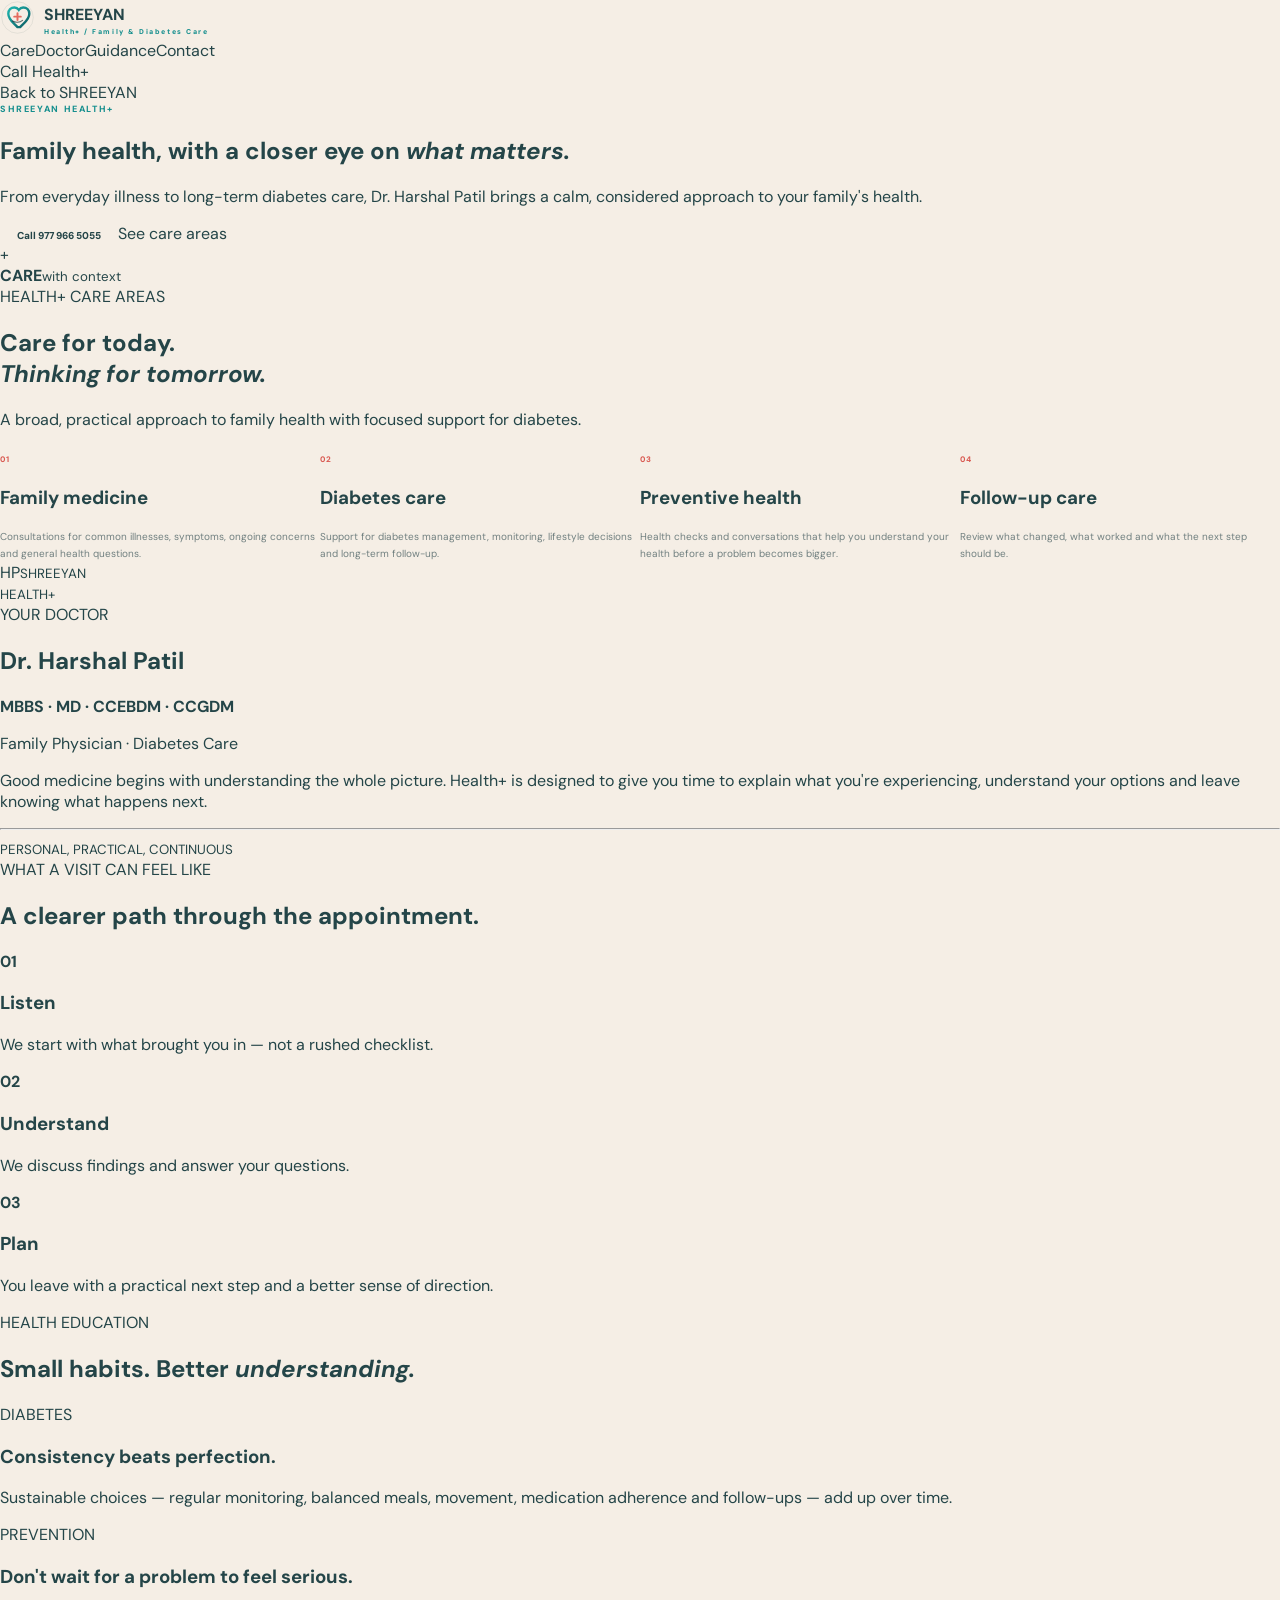
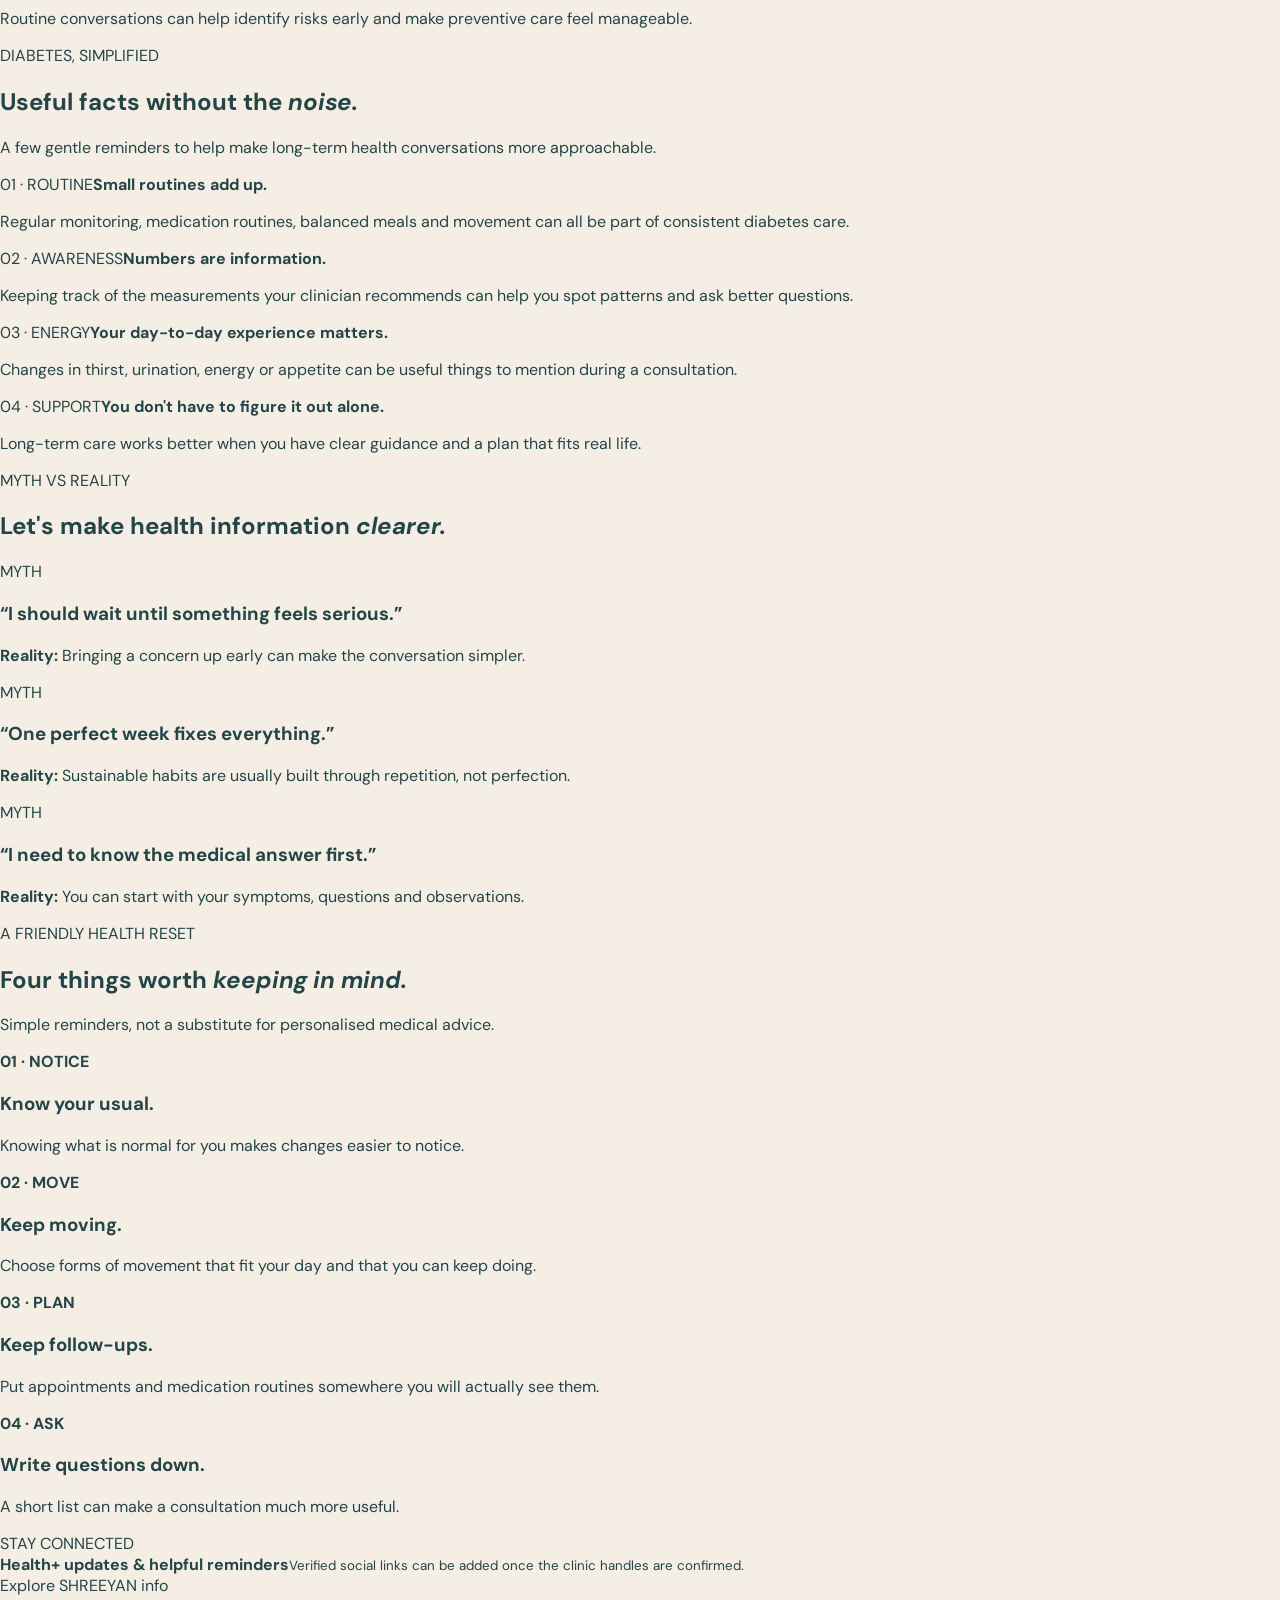
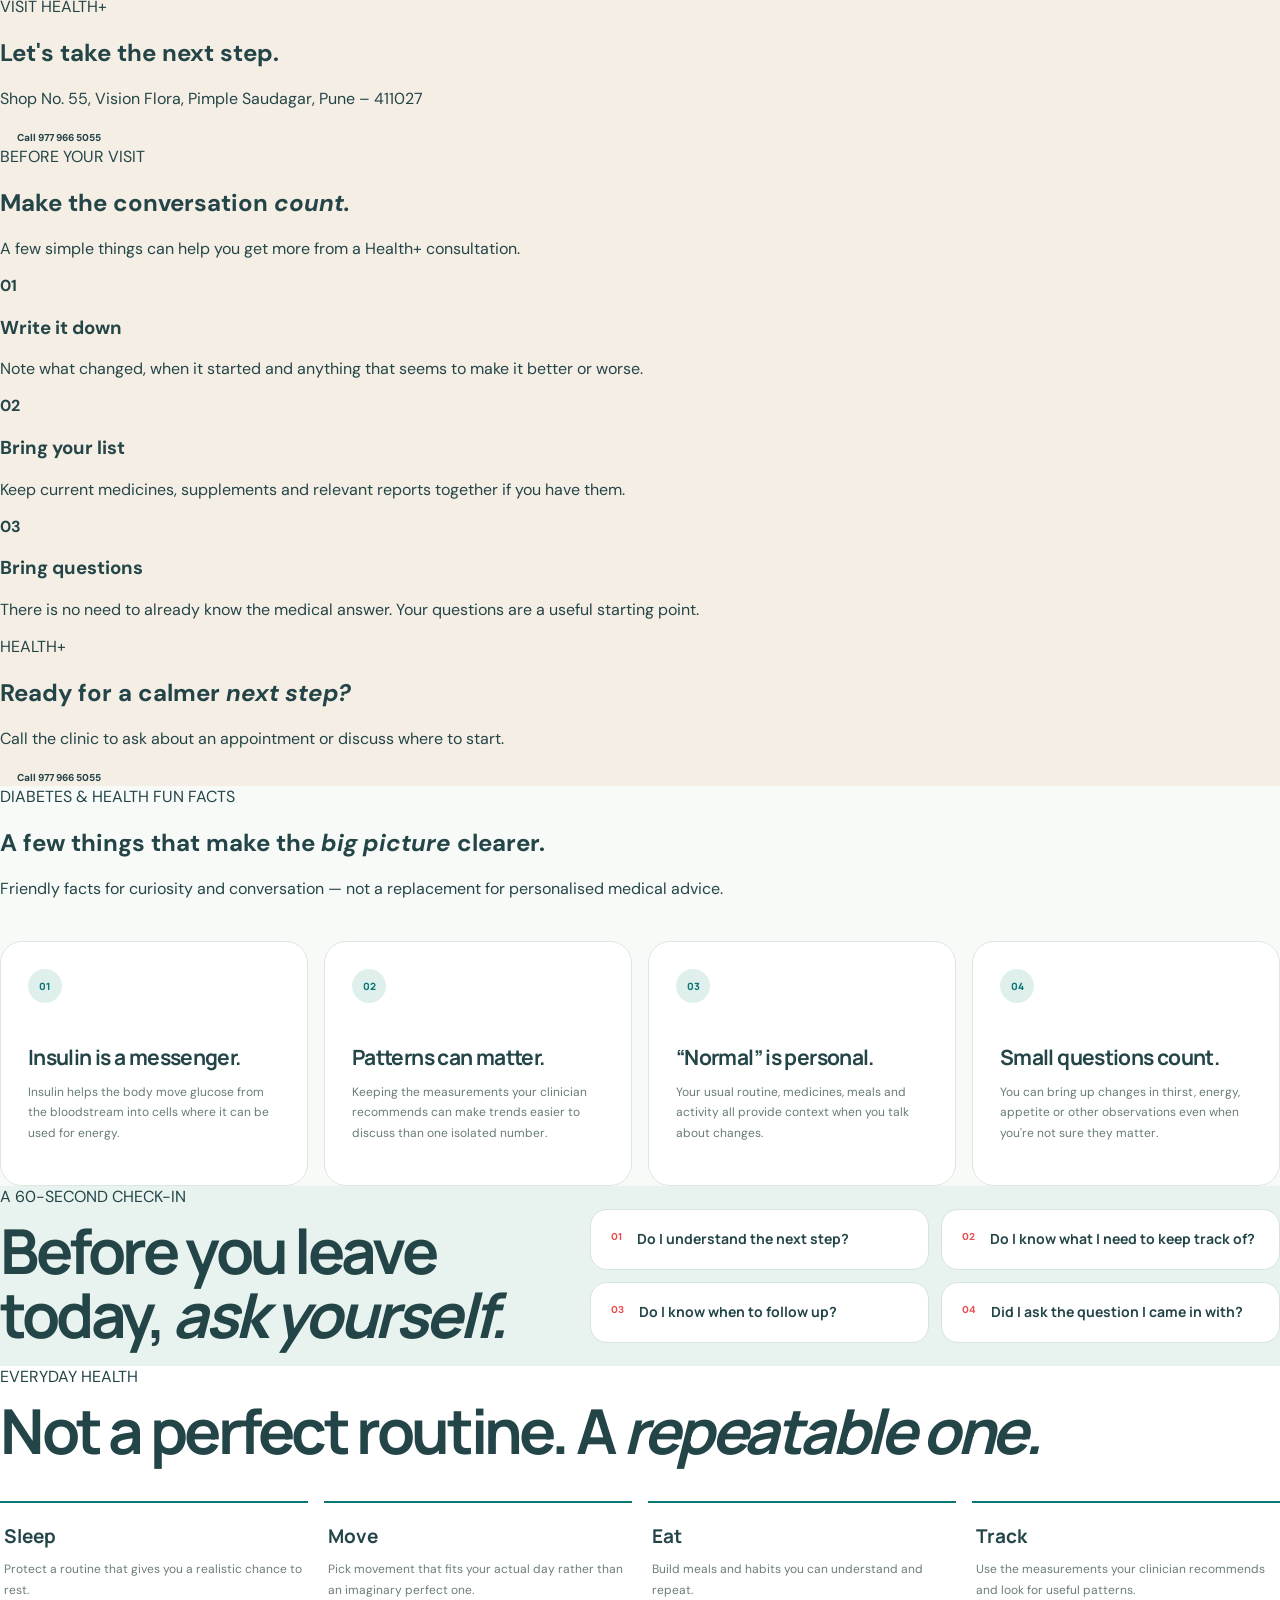
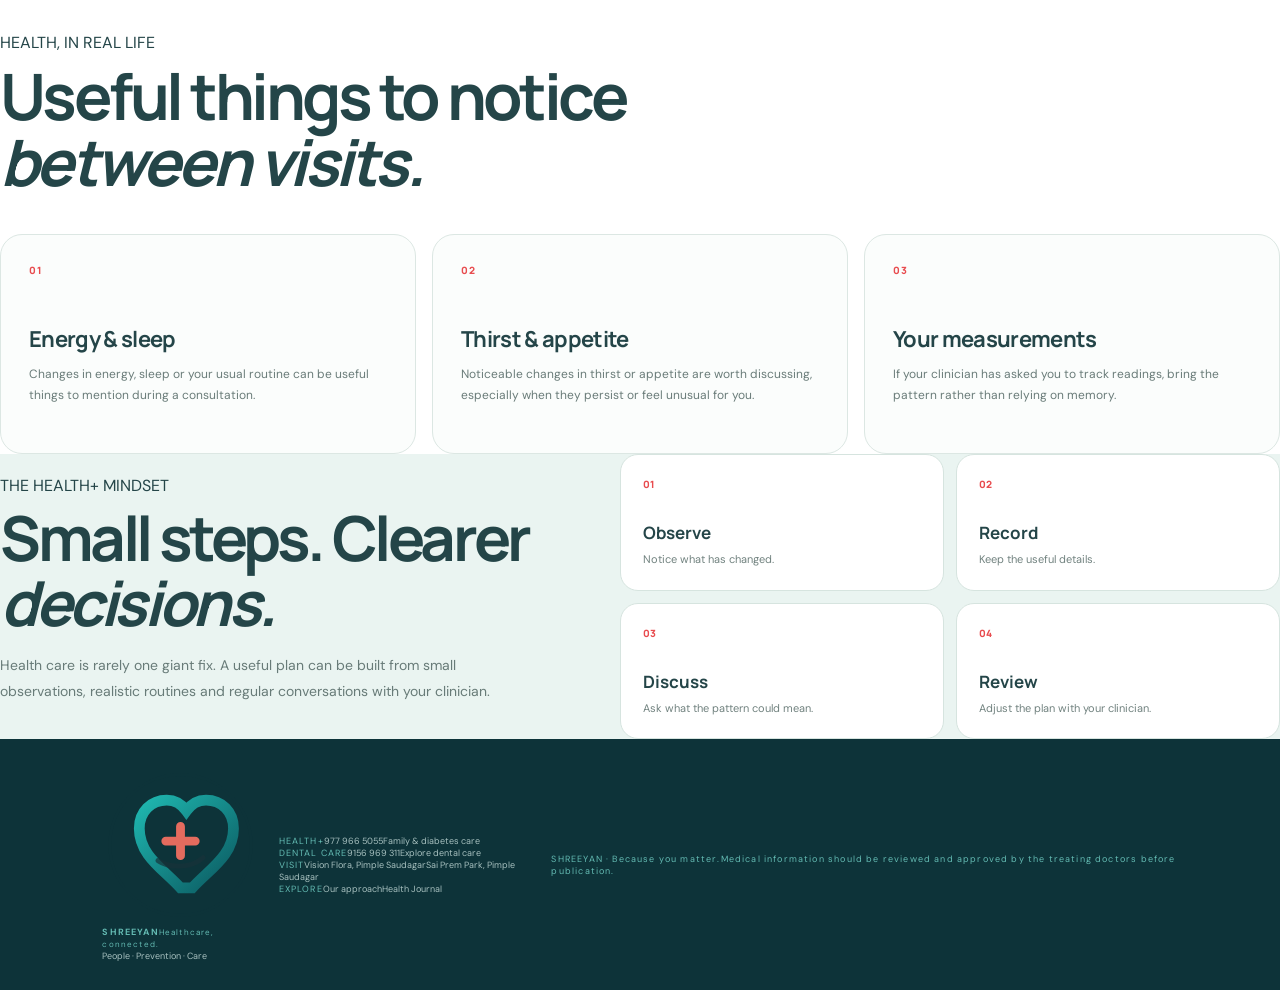
<file: health.html>
<!doctype html><html lang="en"><head><meta charset="utf-8"><meta name="viewport" content="width=device-width,initial-scale=1"><title>SHREEYAN Health+ — Family & Diabetes Care</title><meta name="description" content="SHREEYAN Health+ with Dr. Harshal Patil in Pimple Saudagar, Pune."><link rel="preconnect" href="https://fonts.googleapis.com"><link rel="preconnect" href="https://fonts.gstatic.com" crossorigin><link href="https://fonts.googleapis.com/css2?family=DM+Sans:wght@400;500;600;700&family=Manrope:wght@600;700;800&display=swap" rel="stylesheet"><link rel="stylesheet" href="styles.css"><link rel="stylesheet" href="v4.css"></head><body class="inner healthpage"><header><a class="brand" href="index.html"><span class="page-logo health-logo"><img src="assets/shreyan-mark.svg" alt="SHREEYAN logo"></span><span><b>SHREEYAN</b><small>Health+ / Family & Diabetes Care</small></span></a><nav><a href="#care">Care</a><a href="#doctor">Doctor</a><a href="#education">Guidance</a><a href="#contact">Contact</a></nav><a class="pill" href="tel:9779665055">Call Health+</a></header><section class="innerhero"><div><a class="back" href="index.html">Back to SHREEYAN</a><div class="eyebrow"><span class="eyebrow-dot"></span> SHREEYAN HEALTH+</div><h1>Family health, with a closer eye on <i>what matters.</i></h1><p>From everyday illness to long-term diabetes care, Dr. Harshal Patil brings a calm, considered approach to your family's health.</p><div class="actions"><a class="btn teal" href="tel:9779665055">Call 977 966 5055</a><a class="link" href="#care">See care areas</a></div></div><div class="innergraphic"><div class="healthcircle">+</div><div class="mini-note"><b>CARE</b><small>with context</small></div></div></section><section id="care" class="section"><div class="heading"><div><div class="kicker">HEALTH+ CARE AREAS</div><h2>Care for today.<br><i>Thinking for tomorrow.</i></h2></div><p>A broad, practical approach to family health with focused support for diabetes.</p></div><div class="services"><article><b>01</b><h3>Family medicine</h3><p>Consultations for common illnesses, symptoms, ongoing concerns and general health questions.</p></article><article><b>02</b><h3>Diabetes care</h3><p>Support for diabetes management, monitoring, lifestyle decisions and long-term follow-up.</p></article><article><b>03</b><h3>Preventive health</h3><p>Health checks and conversations that help you understand your health before a problem becomes bigger.</p></article><article><b>04</b><h3>Follow-up care</h3><p>Review what changed, what worked and what the next step should be.</p></article></div></section><section id="doctor" class="profile"><div class="profile-art"><span>HP</span><small>SHREEYAN<br>HEALTH+</small></div><div><div class="kicker">YOUR DOCTOR</div><h2>Dr. Harshal Patil</h2><b class="credentials">MBBS · MD · CCEBDM · CCGDM</b><p>Family Physician · Diabetes Care</p><p class="lead">Good medicine begins with understanding the whole picture. Health+ is designed to give you time to explain what you're experiencing, understand your options and leave knowing what happens next.</p><hr><small>PERSONAL, PRACTICAL, CONTINUOUS</small></div></section><section class="dark"><div class="section"><div class="kicker">WHAT A VISIT CAN FEEL LIKE</div><h2>A clearer path through the appointment.</h2><div class="timeline"><div><b>01</b><h3>Listen</h3><p>We start with what brought you in — not a rushed checklist.</p></div><div><b>02</b><h3>Understand</h3><p>We discuss findings and answer your questions.</p></div><div><b>03</b><h3>Plan</h3><p>You leave with a practical next step and a better sense of direction.</p></div></div></div></section><section id="education" class="section"><div class="kicker">HEALTH EDUCATION</div><h2>Small habits. Better <i>understanding.</i></h2><div class="education"><article><label>DIABETES</label><h3>Consistency beats perfection.</h3><p>Sustainable choices — regular monitoring, balanced meals, movement, medication adherence and follow-ups — add up over time.</p></article><article><label>PREVENTION</label><h3>Don't wait for a problem to feel serious.</h3><p>Routine conversations can help identify risks early and make preventive care feel manageable.</p></article></div></section><section class="section facts-section"><div class="heading"><div><div class="kicker">DIABETES, SIMPLIFIED</div><h2>Useful facts without the <i>noise.</i></h2></div><p>A few gentle reminders to help make long-term health conversations more approachable.</p></div><div class="fact-grid"><article class="fact-card"><span>01 · ROUTINE</span><b>Small routines add up.</b><p>Regular monitoring, medication routines, balanced meals and movement can all be part of consistent diabetes care.</p></article><article class="fact-card"><span>02 · AWARENESS</span><b>Numbers are information.</b><p>Keeping track of the measurements your clinician recommends can help you spot patterns and ask better questions.</p></article><article class="fact-card"><span>03 · ENERGY</span><b>Your day-to-day experience matters.</b><p>Changes in thirst, urination, energy or appetite can be useful things to mention during a consultation.</p></article><article class="fact-card"><span>04 · SUPPORT</span><b>You don't have to figure it out alone.</b><p>Long-term care works better when you have clear guidance and a plan that fits real life.</p></article></div></section><section class="section myth-section"><div class="kicker">MYTH VS REALITY</div><h2>Let's make health information <i>clearer.</i></h2><div class="myth-grid"><div><span>MYTH</span><h3>“I should wait until something feels serious.”</h3><p><b>Reality:</b> Bringing a concern up early can make the conversation simpler.</p></div><div><span>MYTH</span><h3>“One perfect week fixes everything.”</h3><p><b>Reality:</b> Sustainable habits are usually built through repetition, not perfection.</p></div><div><span>MYTH</span><h3>“I need to know the medical answer first.”</h3><p><b>Reality:</b> You can start with your symptoms, questions and observations.</p></div></div></section><section class="section routine-section"><div class="heading"><div><div class="kicker">A FRIENDLY HEALTH RESET</div><h2>Four things worth <i>keeping in mind.</i></h2></div><p>Simple reminders, not a substitute for personalised medical advice.</p></div><div class="routine-grid"><div><b>01 · NOTICE</b><h3>Know your usual.</h3><p>Knowing what is normal for you makes changes easier to notice.</p></div><div><b>02 · MOVE</b><h3>Keep moving.</h3><p>Choose forms of movement that fit your day and that you can keep doing.</p></div><div><b>03 · PLAN</b><h3>Keep follow-ups.</h3><p>Put appointments and medication routines somewhere you will actually see them.</p></div><div><b>04 · ASK</b><h3>Write questions down.</h3><p>A short list can make a consultation much more useful.</p></div></div></section><section class="inner-social"><div><div class="kicker">STAY CONNECTED</div><b>Health+ updates & helpful reminders</b><small>Verified social links can be added once the clinic handles are confirmed.</small></div><a href="index.html#facts">Explore SHREEYAN info <span class="social-symbol" aria-hidden="true"></span></a></section><section id="contact" class="contact"><div><div class="kicker">VISIT HEALTH+</div><h2>Let's take the next step.</h2><p>Shop No. 55, Vision Flora, Pimple Saudagar, Pune – 411027</p></div><a class="btn whitebtn" href="tel:9779665055">Call 977 966 5055</a></section><section class="section prep-section"><div class="heading"><div><div class="kicker">BEFORE YOUR VISIT</div><h2>Make the conversation <i>count.</i></h2></div><p>A few simple things can help you get more from a Health+ consultation.</p></div><div class="prep-grid"><div><b>01</b><h3>Write it down</h3><p>Note what changed, when it started and anything that seems to make it better or worse.</p></div><div><b>02</b><h3>Bring your list</h3><p>Keep current medicines, supplements and relevant reports together if you have them.</p></div><div><b>03</b><h3>Bring questions</h3><p>There is no need to already know the medical answer. Your questions are a useful starting point.</p></div></div></section><section class="section booking-section inner-booking"><div><div class="kicker">HEALTH+</div><h2>Ready for a calmer <i>next step?</i></h2><p>Call the clinic to ask about an appointment or discuss where to start.</p></div><a class="btn teal" href="tel:9779665055">Call 977 966 5055 <span class="btn-mark"></span></a></section><section class="section fun-facts-section inner-facts"><div class="heading"><div><div class="kicker">DIABETES & HEALTH FUN FACTS</div><h2>A few things that make the <i>big picture</i> clearer.</h2></div><p>Friendly facts for curiosity and conversation — not a replacement for personalised medical advice.</p></div><div class="fun-facts-grid"><article><span>01</span><b>Insulin is a messenger.</b><p>Insulin helps the body move glucose from the bloodstream into cells where it can be used for energy.</p></article><article><span>02</span><b>Patterns can matter.</b><p>Keeping the measurements your clinician recommends can make trends easier to discuss than one isolated number.</p></article><article><span>03</span><b>“Normal” is personal.</b><p>Your usual routine, medicines, meals and activity all provide context when you talk about changes.</p></article><article><span>04</span><b>Small questions count.</b><p>You can bring up changes in thirst, energy, appetite or other observations even when you're not sure they matter.</p></article></div></section><section class="section health-check-section"><div><div class="kicker">A 60-SECOND CHECK-IN</div><h2>Before you leave today, <i>ask yourself.</i></h2></div><div class="check-list"><div><b>01</b><span>Do I understand the next step?</span></div><div><b>02</b><span>Do I know what I need to keep track of?</span></div><div><b>03</b><span>Do I know when to follow up?</span></div><div><b>04</b><span>Did I ask the question I came in with?</span></div></div></section><section class="section everyday-section"><div class="kicker">EVERYDAY HEALTH</div><h2>Not a perfect routine. A <i>repeatable one.</i></h2><div class="everyday-grid"><article><b>Sleep</b><p>Protect a routine that gives you a realistic chance to rest.</p></article><article><b>Move</b><p>Pick movement that fits your actual day rather than an imaginary perfect one.</p></article><article><b>Eat</b><p>Build meals and habits you can understand and repeat.</p></article><article><b>Track</b><p>Use the measurements your clinician recommends and look for useful patterns.</p></article></div></section><section class="section v4-feature-section health-extra"><div class="kicker">HEALTH, IN REAL LIFE</div><h2>Useful things to notice <i>between visits.</i></h2><div class="v4-feature-grid"><article><div class="v4-num">01</div><h3>Energy & sleep</h3><p>Changes in energy, sleep or your usual routine can be useful things to mention during a consultation.</p></article><article><div class="v4-num">02</div><h3>Thirst & appetite</h3><p>Noticeable changes in thirst or appetite are worth discussing, especially when they persist or feel unusual for you.</p></article><article><div class="v4-num">03</div><h3>Your measurements</h3><p>If your clinician has asked you to track readings, bring the pattern rather than relying on memory.</p></article></div></section><section class="section v4-story-section health-story"><div class="v4-story-copy"><div class="kicker">THE HEALTH+ MINDSET</div><h2>Small steps. Clearer <i>decisions.</i></h2><p>Health care is rarely one giant fix. A useful plan can be built from small observations, realistic routines and regular conversations with your clinician.</p></div><div class="v4-story-steps"><div><span>01</span><b>Observe</b><small>Notice what has changed.</small></div><div><span>02</span><b>Record</b><small>Keep the useful details.</small></div><div><span>03</span><b>Discuss</b><small>Ask what the pattern could mean.</small></div><div><span>04</span><b>Review</b><small>Adjust the plan with your clinician.</small></div></div></section><footer class="site-footer"><div class="footer-top"><a class="footer-brand" href="index.html"><img src="assets/shreyan-mark.svg" alt="SHREEYAN logo"><span><b>SHREEYAN</b><small>Healthcare, connected.</small></span></a><div class="footer-tagline">People · Prevention · Care</div></div><div class="footer-grid"><div class="footer-col"><span class="footer-label">HEALTH+</span><a href="tel:9779665055">977 966 5055</a><a href="index.html#care">Family & diabetes care</a></div><div class="footer-col"><span class="footer-label">DENTAL CARE</span><a href="tel:9156969311">9156 969 311</a><a href="dental.html">Explore dental care</a></div><div class="footer-col"><span class="footer-label">VISIT</span><a href="index.html#visit">Vision Flora, Pimple Saudagar</a><a href="dental.html#contact">Sai Prem Park, Pimple Saudagar</a></div><div class="footer-col footer-col-lower"><span class="footer-label">EXPLORE</span><a href="index.html#approach">Our approach</a><a href="index.html#facts">Health Journal</a></div></div><div class="footer-bottom"><span>SHREEYAN · Because you matter.</span><span>Medical information should be reviewed and approved by the treating doctors before publication.</span></div></footer></body></html>
</file>
<file: styles.css>
*{box-sizing:border-box}html{scroll-behavior:smooth}body{margin:0;background:#f8fbfa;color:#123e45;font-family:"DM Sans",sans-serif}button,a{font:inherit}button{cursor:pointer}a{text-decoration:none;color:inherit}:root{--teal:#168f8e;--deep:#174b50;--soft:#dff1ed;--mint:#edf8f5;--red:#d9574f;--ink:#244548;--muted:#718080;--line:#d4e2de;--cream:#fffaf3;--sand:#f5eee5;--paper:#fffdf9}.scrollbar{position:fixed;top:0;left:0;height:3px;width:0;background:var(--red);z-index:100}.nav{position:fixed;z-index:50;top:16px;left:50%;transform:translateX(-50%);width:min(1160px,calc(100% - 28px));height:70px;padding:10px 15px 10px 12px;border:1px solid #d8e8e4;background:#ffffffec;backdrop-filter:blur(18px);border-radius:18px;display:flex;align-items:center;justify-content:space-between;box-shadow:0 14px 45px #164c5014}.brand{display:flex;align-items:center;gap:9px}.brand img{width:35px;height:35px}.brand strong{display:block;font:800 15px Manrope;letter-spacing:.04em}.brand small{display:block;font-size:7px;letter-spacing:.22em;color:var(--teal);font-weight:800;margin-top:2px}.navlinks{display:flex;gap:30px;font-size:11px;font-weight:800;color:#41676a}.navlinks a:hover{color:var(--teal)}.navbook,.btn{border:0;border-radius:12px;padding:13px 17px;font-size:10px;font-weight:800}.navbook{background:var(--deep);color:white}.navbook span,.btn span{margin-left:7px}.hamb{display:none;border:0;background:none;font-size:23px;color:var(--deep)}.hero{min-height:100svh;padding:145px 7vw 85px;display:grid;grid-template-columns:.9fr 1.1fr;gap:5vw;align-items:center;overflow:hidden;background:linear-gradient(135deg,#f9fcfb 45%,#eaf6f3 45%)}.eyebrow{font-size:9px;letter-spacing:.18em;font-weight:800;color:var(--teal)}.eyebrow i{display:inline-block;width:25px;height:1px;background:var(--red);vertical-align:middle;margin-right:8px}.hero h1{font:800 clamp(62px,7.3vw,102px)/.91 Manrope;letter-spacing:-.075em;margin:18px 0 25px;color:var(--deep)}h1 em,.display em{font-family:Georgia,serif;font-weight:400;color:var(--teal);letter-spacing:-.06em}.hero-lede{max-width:510px;color:var(--muted);font-size:16px;line-height:1.75}.hero-actions{display:flex;gap:10px;margin-top:28px;flex-wrap:wrap}.primary{background:var(--deep);color:#fff}.secondary{background:#fff;border:1px solid var(--line);color:var(--deep)}.btn:hover,.navbook:hover{transform:translateY(-2px)}.hero-note{margin-top:30px;border-top:1px solid var(--line);padding-top:15px;max-width:470px;font-size:10px;color:#6b7d7d;line-height:1.6}.hero-note span{display:inline-grid;place-items:center;width:23px;height:23px;border-radius:50%;background:var(--red);color:white;margin-right:8px}.hero-art{height:600px;position:relative}.teal-arch{position:absolute;right:-14%;top:-13%;width:94%;height:118%;background:var(--teal);border-radius:50% 0 0 50%;opacity:.97}.clinic-window{position:absolute;right:3%;top:8%;width:78%;height:515px;background:#f8fbfa;border-radius:22px;box-shadow:0 30px 80px #164c5033;overflow:hidden;transform:rotate(1deg)}.window-top{height:42px;padding:0 18px;display:flex;align-items:center;justify-content:space-between;border-bottom:1px solid var(--line);font-size:7px;letter-spacing:.15em;font-weight:800;color:#6c7e7f}.window-body{padding:35px}.window-heading small{font-size:8px;letter-spacing:.17em;color:var(--red);font-weight:800}.window-heading h2{font:800 31px/.98 Manrope;letter-spacing:-.05em;margin:10px 0 25px}.window-heading h2 em{font-family:Georgia,serif;font-weight:400;color:var(--teal)}.mini-choice{display:grid;grid-template-columns:1fr 1fr;gap:12px}.mini-card{min-height:245px;border:1px solid #cfe2de;border-radius:17px;text-align:left;padding:20px;position:relative;overflow:hidden;color:var(--deep)}.mini-card.health{background:#e0f1ed}.mini-card.dental{background:#fff3ef}.mini-card:before{content:"";position:absolute;width:180px;height:180px;border-radius:50%;right:-70px;bottom:-80px;background:#fff9;box-shadow:0 0 0 25px #fff4}.mini-card .number{font-size:8px;letter-spacing:.15em;color:var(--red);font-weight:800}.mini-card b{display:block;font:700 22px/1.05 Manrope;margin-top:70px;position:relative}.mini-card b strong{color:var(--teal)}.mini-card small{display:block;color:#647778;font-size:9px;line-height:1.4;margin-top:9px;max-width:150px;position:relative}.mini-card i{position:absolute;right:18px;bottom:18px;font-style:normal;font-size:17px}.window-foot{height:42px;padding:0 18px;border-top:1px solid var(--line);display:flex;justify-content:space-between;align-items:center;font-size:7px;letter-spacing:.12em;font-weight:800;color:#668082}.arch-label{position:absolute;left:0;bottom:58px;background:#fff;border-radius:0 18px 18px 0;padding:16px 22px;box-shadow:0 15px 40px #164c5020}.arch-label span{display:block;color:var(--teal);font-size:8px;letter-spacing:.18em;font-weight:800}.arch-label b{display:block;font:600 20px/1.05 Georgia,serif;margin-top:5px}.round-stamp{position:absolute;right:-1%;bottom:12px;width:105px;height:105px;border:1px dashed #fff;border-radius:50%;display:grid;place-items:center;text-align:center;color:#fff;font-size:8px;line-height:1.5;letter-spacing:.13em;font-weight:800;transform:rotate(11deg)}.brand-strip{background:var(--deep);color:#f5fbfa;display:flex;gap:26px;align-items:center;justify-content:center;flex-wrap:wrap;padding:18px 25px;font-size:9px;font-weight:800;letter-spacing:.14em}.brand-strip b{color:#e86c62}.intro{padding:120px 8vw 80px;background:#fff}.section-kicker{font-size:9px;letter-spacing:.2em;color:var(--red);font-weight:800}.intro-grid{display:grid;grid-template-columns:1.15fr .85fr;gap:9vw;margin-top:22px}.display{font:800 clamp(46px,5.5vw,72px)/.95 Manrope;letter-spacing:-.07em;margin:0;color:var(--deep)}.intro-copy{padding-top:10px;max-width:470px}.intro-copy p,.about-head>p,.section-head>p,.feature-copy>p,.visit-copy>p{color:var(--muted);line-height:1.8;font-size:13px}.text-link{display:inline-block;margin-top:22px;color:var(--teal);font-size:10px;font-weight:800}.practice-section{padding:45px 7vw 125px;background:#fff}.practice-grid{display:grid;grid-template-columns:1fr 1fr;gap:18px}.practice-card{min-height:590px;border-radius:28px;position:relative;overflow:hidden;padding:28px;isolation:isolate}.practice-card.health{background:#dff1ed}.practice-card.dental{background:#fff0ec}.practice-shape{position:absolute;z-index:-1;width:480px;height:480px;border-radius:50%;right:-160px;top:-120px;background:#72bbb4}.dental .practice-shape{background:#efaaa0}.practice-top{display:flex;justify-content:space-between;font-size:9px;font-weight:800;letter-spacing:.18em;color:#547274}.practice-content{position:relative;max-width:430px;margin-top:80px}.practice-content .eyebrow{color:var(--deep)}.practice-content h2{font:800 70px/.9 Manrope;letter-spacing:-.07em;margin:12px 0 10px}.health .practice-content h2 span{color:var(--red)}.practice-content h3{font:700 26px/1.1 Manrope;letter-spacing:-.04em;margin:0 0 18px}.practice-content h3 em{font-family:Georgia,serif;color:var(--red);font-weight:400}.practice-content>p{color:#587172;line-height:1.7;font-size:12px;max-width:370px}.card-link{margin-top:25px;border:0;background:var(--deep);color:white;border-radius:11px;padding:12px 15px;font-size:10px;font-weight:800}.practice-footer{position:absolute;left:28px;right:28px;bottom:24px;padding-top:14px;border-top:1px solid #7da7a380;font-size:8px;letter-spacing:.1em;font-weight:800;color:#557173}.dental .practice-footer{border-color:#d79a9280}.about{padding:125px 8vw;background:#eaf5f2}.about-head{display:grid;grid-template-columns:1fr 1.5fr .75fr;gap:5vw;align-items:end;margin-bottom:50px}.about-head>p{margin:0}.doctor-grid{display:grid;grid-template-columns:1fr 1fr;gap:18px}.doctor{background:#fff;border:1px solid #d3e5e1;border-radius:25px;overflow:hidden}.doctor-art{height:350px;position:relative;display:grid;place-items:center;overflow:hidden}.doctor-art span{position:absolute;left:20px;top:20px;font-size:8px;letter-spacing:.16em;font-weight:800}.doctor-art strong{font:500 130px Georgia;color:#ffffffb8}.health-art{background:linear-gradient(140deg,#d7eee9,#4ca7a1)}.dental-art{background:linear-gradient(140deg,#ffe2dc,#c8675f)}.curve{position:absolute;width:260px;height:260px;border:1px solid #fff8;border-radius:50%;right:-80px;bottom:-80px}.doctor-body{padding:25px}.doctor-body small{font-size:8px;letter-spacing:.15em;color:var(--teal);font-weight:800}.doctor-body h3{font:800 29px Manrope;letter-spacing:-.05em;margin:9px 0 4px}.doctor-body p{margin:0;color:var(--muted);font-size:11px}.doctor-body button{margin-top:20px;background:var(--deep);color:#fff;border:0;border-radius:10px;padding:11px 14px;font-size:9px;font-weight:800}.care{padding:125px 8vw;background:#fff}.section-head{display:grid;grid-template-columns:1.2fr .8fr;gap:7vw;align-items:end}.section-head>p{max-width:390px;margin:0}.care-tabs{display:flex;gap:8px;margin:45px 0 16px}.care-tabs button{border:1px solid var(--line);background:#fff;border-radius:999px;padding:11px 17px;font-size:10px;font-weight:800;color:#527073}.care-tabs button.active{background:var(--deep);color:#fff;border-color:var(--deep)}.care-panel{display:none;border:1px solid var(--line);border-radius:25px;padding:32px;background:#f6fbf9}.care-panel.active{display:block}.panel-intro{display:grid;grid-template-columns:55px 1fr 1fr;gap:25px;align-items:start;padding-bottom:28px;border-bottom:1px solid var(--line)}.panel-intro>span{color:var(--red);font-size:9px;font-weight:800}.panel-intro h3{font:700 25px/1.15 Manrope;letter-spacing:-.04em;margin:0}.panel-intro p{font-size:11px;line-height:1.7;color:var(--muted);margin:0}.services{display:grid;grid-template-columns:repeat(4,1fr);margin-top:1px}.services>div{padding:25px 18px;border-right:1px solid var(--line);min-height:190px}.services>div:last-child{border-right:0}.services b{font-size:8px;color:var(--red);letter-spacing:.15em}.services h4{font:700 17px Manrope;margin:42px 0 8px;letter-spacing:-.03em}.services p{font-size:10px;color:var(--muted);line-height:1.65;margin:0}.feature{padding:125px 8vw;background:var(--deep);color:#fff;display:grid;grid-template-columns:.85fr 1.15fr;gap:8vw}.feature-copy .eyebrow{color:#8bd2c9}.feature-copy .display{color:#fff;margin:15px 0 22px}.feature-copy>p{color:#a9c1c0;max-width:430px}.journal-stack{display:grid;gap:10px}.journal-stack article{background:#174f55;border:1px solid #ffffff18;border-radius:18px;padding:22px 24px;position:relative;transition:.25s}.journal-stack article:hover{transform:translateX(7px);background:#1a5b61}.journal-stack span{font-size:8px;letter-spacing:.15em;color:#8bd2c9;font-weight:800}.journal-stack h3{font:700 24px Manrope;letter-spacing:-.04em;margin:22px 0 6px}.journal-stack p{margin:0;color:#a6bdbc;font-size:10px}.journal-stack b{position:absolute;right:24px;bottom:23px;font-size:9px}.visit{padding:125px 8vw;background:#f3f7f4;display:grid;grid-template-columns:1fr 1fr;gap:8vw}.visit-art{min-height:520px;background:#d8ece8;border-radius:28px;position:relative;overflow:hidden}.map-lines{position:absolute;inset:-20%;background-image:linear-gradient(28deg,transparent 47%,#164c5010 48%,transparent 49%),linear-gradient(118deg,transparent 48%,#164c5010 49%,transparent 50%);background-size:80px 80px;transform:rotate(7deg)}.pin{position:absolute;left:50%;top:50%;transform:translate(-50%,-50%);width:82px;height:82px;background:var(--deep);color:#fff;border-radius:50% 50% 50% 8%;rotate:-45deg;display:grid;place-items:center;font:700 31px Manrope;box-shadow:0 25px 50px #164c5030}.pin::first-letter{rotate:45deg}.map-caption{position:absolute;bottom:20px;left:22px;font-size:8px;letter-spacing:.17em;font-weight:800;color:#4d7274}.visit-copy .display{margin:15px 0 32px}.address-card{border-top:1px solid var(--line);padding:17px 0;display:grid;grid-template-columns:1fr;gap:5px}.address-card small{font-size:8px;letter-spacing:.16em;color:var(--teal);font-weight:800}.address-card strong{font-size:14px}.address-card span{font-size:11px;color:var(--muted)}.address-card a{font-size:10px;color:var(--red);font-weight:800;margin-top:5px}.visit-copy>.btn{margin-top:20px}.faq{padding:125px 8vw;background:#e8f2ef;display:grid;grid-template-columns:.7fr 1.3fr;gap:8vw}.faq-list{border-top:1px solid #bdd2cd}.faq-list button{position:relative;width:100%;text-align:left;border:0;border-bottom:1px solid #bdd2cd;background:transparent;padding:22px 45px 22px 0;font:700 15px Manrope;color:var(--deep)}.faq-list button>span{position:absolute;right:0;top:17px;font-size:22px;font-weight:400;color:var(--teal)}.faq-list p{display:none;margin:0 0 5px;max-width:650px;font:400 11px/1.7 "DM Sans";color:var(--muted)}.faq-list button.open p{display:block}.faq-list button.open>span{rotate:45deg}.faq-head .display{margin-top:14px}footer{padding:28px 8vw;background:#0d3339;color:#a7c0bf;display:flex;align-items:center;justify-content:space-between;gap:20px;font-size:9px}footer strong{color:white;letter-spacing:.08em}footer span{color:#64bbb3;letter-spacing:.13em}footer p{margin:0}footer small{font-size:8px}.modal{position:fixed;inset:0;background:#0b3039b8;backdrop-filter:blur(8px);z-index:100;display:none;align-items:center;justify-content:center;padding:20px}.modal.show{display:flex}.modal-box{position:relative;width:min(620px,100%);max-height:90vh;overflow:auto;background:#fff;border-radius:25px;padding:38px;box-shadow:0 35px 100px #061f2433}.close{position:absolute;right:17px;top:14px;border:0;background:#edf5f3;width:35px;height:35px;border-radius:50%;font-size:23px;color:var(--deep)}.modal-box h2{font:800 40px/.98 Manrope;letter-spacing:-.06em;margin:13px 0}.modal-box h2 em{font-family:Georgia,serif;color:var(--teal);font-weight:400}.modal-box>div>p{color:var(--muted);font-size:12px;line-height:1.7}.modal-actions{display:flex;gap:8px;flex-wrap:wrap;margin-top:24px}.modal-actions a{padding:12px 15px;border-radius:10px;background:var(--deep);color:#fff;font-size:10px;font-weight:800}.modal-actions a.alt{background:#e8f3f0;color:var(--deep)}.modal-list{display:grid;gap:8px;margin-top:20px}.modal-list div{padding:13px 15px;background:#f2f8f6;border-radius:12px;font-size:10px;color:#657979;line-height:1.5}.modal-list b{display:block;color:var(--deep);font-size:10px;margin-bottom:3px}.toast{position:fixed;z-index:110;left:50%;bottom:24px;transform:translate(-50%,20px);background:var(--deep);color:#fff;padding:12px 16px;border-radius:10px;font-size:10px;opacity:0;pointer-events:none;transition:.25s}.toast.show{opacity:1;transform:translate(-50%,0)}.reveal{opacity:0;transform:translateY(22px);transition:.7s ease}.reveal.visible{opacity:1;transform:none}.btn,.navbook,.card-link,.doctor-body button,.care-tabs button{transition:.2s ease}@media(max-width:900px){.navlinks{display:none}.navbook{display:none}.hamb{display:block}.hero{grid-template-columns:1fr;padding:130px 6vw 70px;background:#f8fbfa}.hero-art{height:520px}.teal-arch{right:-25%;width:110%;height:110%}.clinic-window{right:5%;width:84%;height:445px}.window-body{padding:24px}.mini-card{min-height:200px}.mini-card b{margin-top:45px}.intro-grid,.practice-grid,.doctor-grid,.section-head,.feature,.visit,.faq{grid-template-columns:1fr}.about-head{grid-template-columns:1fr;gap:16px}.services{grid-template-columns:1fr 1fr}.services>div:nth-child(2){border-right:0}.services>div:nth-child(-n+2){border-bottom:1px solid var(--line)}.panel-intro{grid-template-columns:40px 1fr}.panel-intro p{grid-column:2}.faq{gap:40px}.feature{gap:45px}footer{flex-wrap:wrap}}@media(max-width:560px){.nav{top:10px;width:calc(100% - 18px)}.hero{padding:115px 5vw 55px}.hero h1{font-size:60px}.hero-lede{font-size:14px}.hero-art{height:430px}.clinic-window{width:90%;height:375px;right:0}.window-top{height:34px}.window-body{padding:18px}.window-heading h2{font-size:23px;margin-bottom:15px}.mini-choice{gap:7px}.mini-card{min-height:178px;padding:13px}.mini-card b{font-size:15px;margin-top:35px}.mini-card small{font-size:7px}.window-foot{font-size:5px;height:33px}.arch-label{bottom:27px;padding:11px 15px}.arch-label b{font-size:15px}.round-stamp{width:75px;height:75px;font-size:6px}.brand-strip{justify-content:flex-start;overflow:hidden;white-space:nowrap;flex-wrap:nowrap;font-size:7px;gap:15px}.intro,.about,.care,.feature,.visit,.faq{padding:85px 6vw}.practice-section{padding:20px 5vw 85px}.practice-card{min-height:520px;padding:22px}.practice-content{margin-top:60px}.practice-content h2{font-size:55px}.practice-content h3{font-size:21px}.practice-footer{left:22px;right:22px}.display{font-size:45px}.services{grid-template-columns:1fr}.services>div{border-right:0!important;border-bottom:1px solid var(--line)!important}.services>div:last-child{border-bottom:0!important}.doctor-art{height:270px}.doctor-art strong{font-size:100px}.modal-box{padding:28px 22px}.modal-box h2{font-size:33px}footer{padding:25px 6vw;display:grid}}
body{background:var(--sand);color:var(--ink)}
.hero{background:linear-gradient(135deg,#fffaf3 0%,#f7f1e8 52%,#e8f4f0 52%,#e8f4f0 100%)}
.nav{background:#fffaf3ec;border-color:#ded6cc;box-shadow:0 14px 45px #4c382414}
.hero-lede,.intro-copy p,.about-head>p,.section-head>p,.feature-copy>p,.visit-copy>p{color:#6f7775}
.intro,.practice-section,.care{background:#fffaf3}
.practice-card.health{background:#e1f0eb}
.practice-card.dental{background:#fff1eb}
.about{background:#e9f3f0}
.visit{background:#f3eee7}
.faq{background:#e8f1ee}
.brand-strip{background:#214c50}
.feature{background:#214c50}
</file>
<file: v4.css>
.fun-facts-section{background:#f8faf8}.fun-facts-grid{display:grid;grid-template-columns:repeat(4,1fr);gap:16px;margin-top:42px}.fun-facts-grid article{background:#fff;border:1px solid #dce7e3;border-radius:22px;padding:27px;min-height:245px;transition:transform .25s ease,box-shadow .25s ease}.fun-facts-grid article:hover{transform:translateY(-5px);box-shadow:0 18px 38px rgba(23,61,61,.08)}.fun-facts-grid span{display:grid;place-items:center;width:34px;height:34px;border-radius:50%;background:#dff0ec;color:#0b7775;font:800 10px Manrope}.fun-facts-grid b{display:block;font:700 21px/1.2 Manrope;letter-spacing:-.03em;margin:42px 0 11px}.fun-facts-grid p{font-size:12px;line-height:1.7;color:#687b78}.little-things-section{display:grid;grid-template-columns:.9fr 1.1fr;gap:90px;align-items:center;background:#eaf4f1}.little-things-copy h2,.quick-picks-section h2,.health-check-section h2,.everyday-section h2,.smile-check-section h2,.smile-notes-section h2{font:700 clamp(42px,5vw,62px)/1.04 Manrope;letter-spacing:-.055em;margin:12px 0 18px}.little-things-copy p,.smile-check-section>div:first-child p{color:#667976;line-height:1.8;font-size:14px;max-width:560px}.little-things-list{display:grid;gap:12px}.little-things-list div{background:#fff;border:1px solid #d6e4df;border-radius:18px;padding:20px 22px;display:grid;grid-template-columns:40px 1fr;column-gap:12px}.little-things-list b{grid-row:span 2;color:#e84c4f;font-size:10px}.little-things-list span{font:700 17px Manrope}.little-things-list small{color:#70817f;font-size:11px;margin-top:5px}.quick-picks-section{background:#fff}.quick-picks-grid{display:grid;grid-template-columns:repeat(3,1fr);gap:16px;margin-top:38px}.quick-picks-grid div{border-radius:20px;padding:24px;background:#f1f7f4;border:1px solid #dce7e3}.quick-picks-grid b{font:700 18px Manrope}.quick-picks-grid p{font-size:11px;color:#6e817e;margin-top:16px}.health-check-section{display:grid;grid-template-columns:.85fr 1.15fr;gap:80px;align-items:center;background:#e8f3ef}.check-list{display:grid;grid-template-columns:1fr 1fr;gap:12px}.check-list div{background:#fff;border-radius:17px;padding:20px;display:flex;gap:15px;align-items:flex-start;border:1px solid #d6e4df}.check-list b{color:#e84c4f;font-size:10px}.check-list span{font:700 14px/1.35 Manrope}.everyday-section{background:#fff}.everyday-grid{display:grid;grid-template-columns:repeat(4,1fr);gap:16px;margin-top:38px}.everyday-grid article{border-top:2px solid #0b7775;padding:20px 4px}.everyday-grid b{font:700 19px Manrope}.everyday-grid p{font-size:12px;line-height:1.7;color:#6b7d7a;margin-top:10px}.dental-facts{background:#f7e4e1}.smile-check-section{display:grid;grid-template-columns:.85fr 1.15fr;gap:80px;align-items:center;background:#fff}.smile-checks{display:grid;gap:12px}.smile-checks div{background:#f7e4e1;border-radius:18px;padding:20px 22px;display:grid;grid-template-columns:40px 1fr;column-gap:12px}.smile-checks b{grid-row:span 2;color:#e84c4f;font-size:10px}.smile-checks span{font:700 16px Manrope}.smile-checks small{color:#756e6c;font-size:11px;margin-top:5px}.smile-notes-section{background:#eaf4f1}.smile-notes-grid{display:grid;grid-template-columns:repeat(3,1fr);gap:16px;margin-top:38px}.smile-notes-grid article{background:#fff;border:1px solid #dce7e3;border-radius:20px;padding:25px;min-height:150px}.smile-notes-grid b{font:700 18px Manrope}.smile-notes-grid p{font-size:12px;line-height:1.7;color:#6b7d7a;margin-top:15px}.v4-feature-section{background:#fff}.v4-feature-section>h2{font:700 clamp(42px,5vw,64px)/1.04 Manrope;letter-spacing:-.055em;margin:10px 0 38px;max-width:800px}.v4-feature-grid{display:grid;grid-template-columns:repeat(3,1fr);gap:16px}.v4-feature-grid article{border:1px solid #dce7e3;border-radius:22px;padding:28px;min-height:220px;background:#fbfdfc;transition:transform .25s ease,box-shadow .25s ease}.v4-feature-grid article:hover{transform:translateY(-5px);box-shadow:0 18px 38px rgba(23,61,61,.08)}.v4-num{font:800 10px Manrope;color:#e84c4f;letter-spacing:.08em}.v4-feature-grid h3{font:700 22px/1.15 Manrope;letter-spacing:-.03em;margin:50px 0 10px}.v4-feature-grid p{font-size:12px;line-height:1.75;color:#6a7c79;max-width:360px}.v4-story-section{display:grid;grid-template-columns:.9fr 1.1fr;gap:80px;align-items:center;background:#eaf4f1}.v4-story-copy h2{font:700 clamp(42px,5vw,62px)/1.04 Manrope;letter-spacing:-.055em;margin:10px 0 18px}.v4-story-copy p{font-size:14px;line-height:1.8;color:#687b78;max-width:520px}.v4-story-steps{display:grid;grid-template-columns:1fr 1fr;gap:12px}.v4-story-steps>div{background:#fff;border:1px solid #d6e4df;border-radius:18px;padding:22px}.v4-story-steps span{display:block;font:800 10px Manrope;color:#e84c4f;margin-bottom:30px}.v4-story-steps b{display:block;font:700 17px Manrope}.v4-story-steps small{display:block;color:#71827f;font-size:11px;line-height:1.5;margin-top:7px}.dental-extra{background:#f7e4e1}.dental-story{background:#f0f6f3}@media(max-width:900px){.fun-facts-grid,.everyday-grid{grid-template-columns:1fr 1fr}.little-things-section,.health-check-section,.smile-check-section{grid-template-columns:1fr;gap:45px}.v4-feature-grid{grid-template-columns:1fr}.v4-story-section{grid-template-columns:1fr;gap:42px}}@media(max-width:520px){.fun-facts-grid,.everyday-grid,.quick-picks-grid,.check-list,.smile-notes-grid{grid-template-columns:1fr}.little-things-copy h2,.quick-picks-section h2,.health-check-section h2,.everyday-section h2,.smile-check-section h2,.smile-notes-section h2,.v4-feature-section>h2,.v4-story-copy h2{font-size:36px}.v4-story-steps{grid-template-columns:1fr}}
</file>
